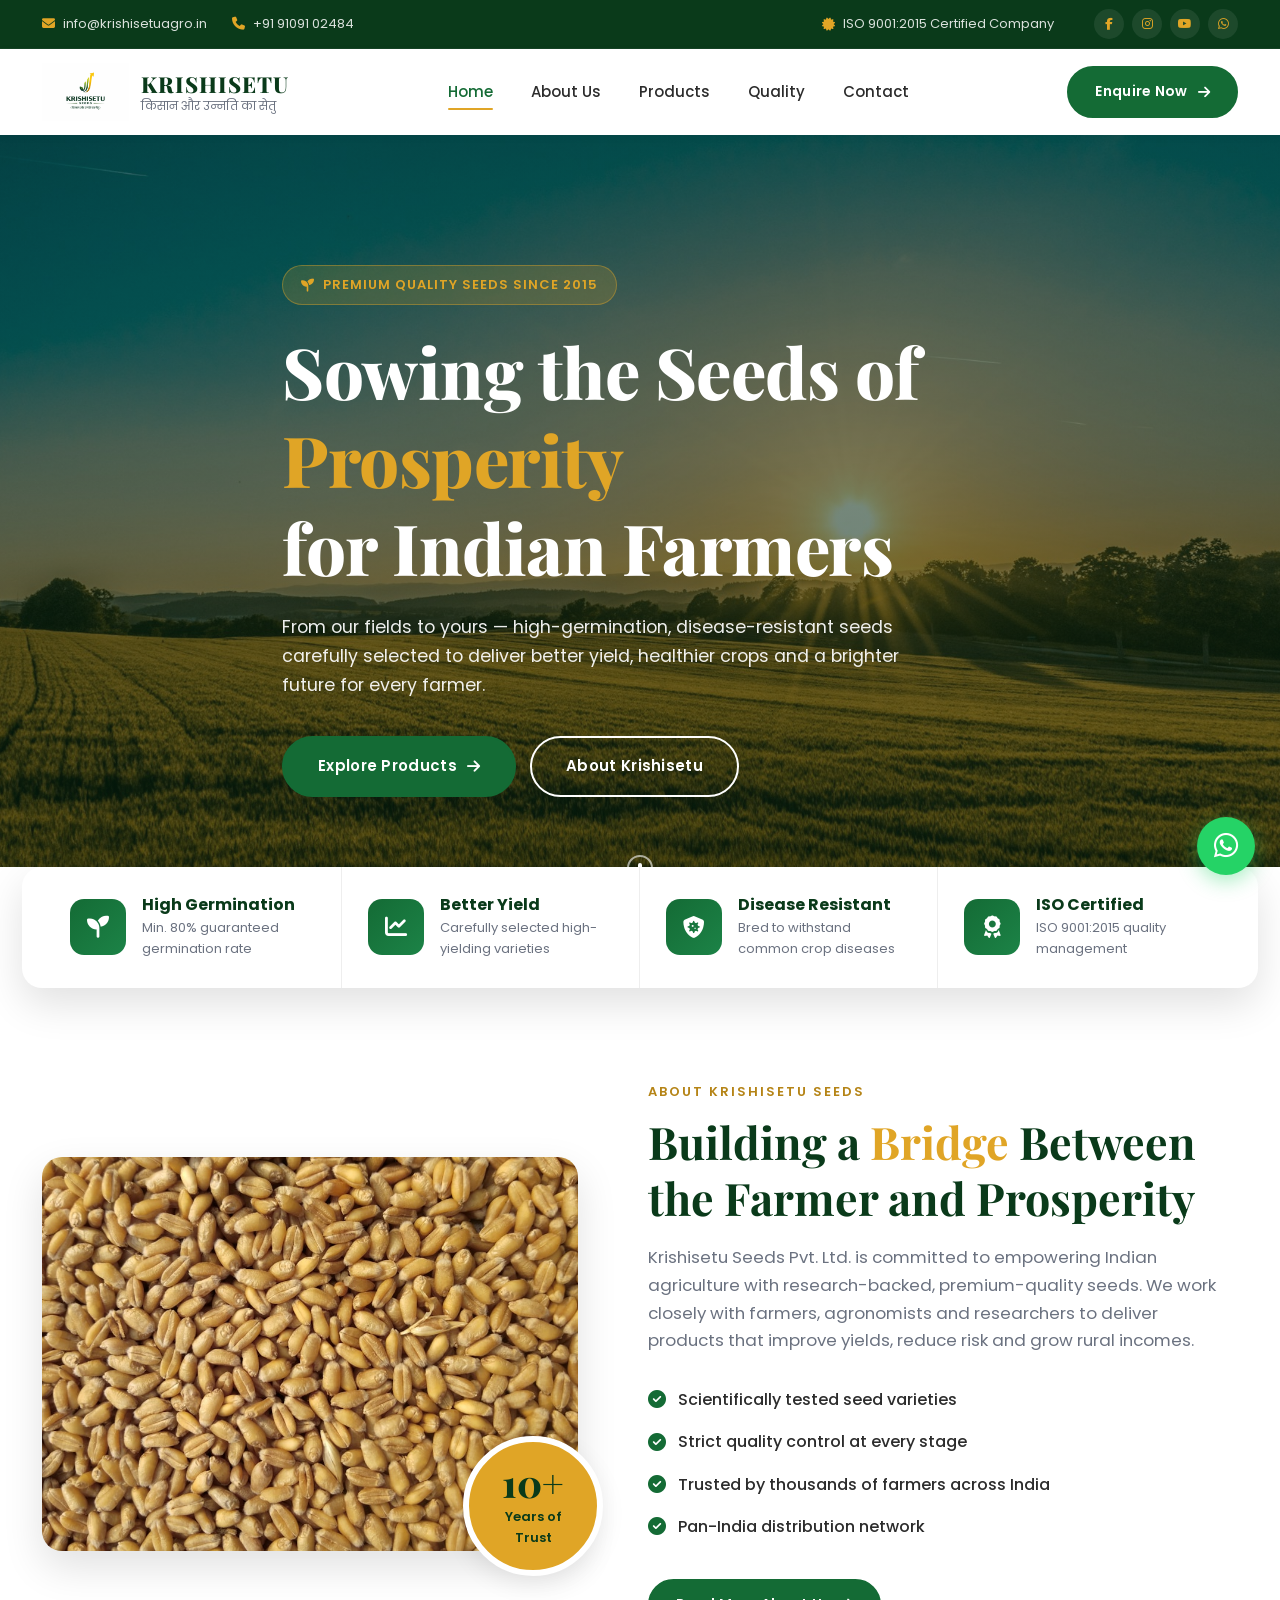
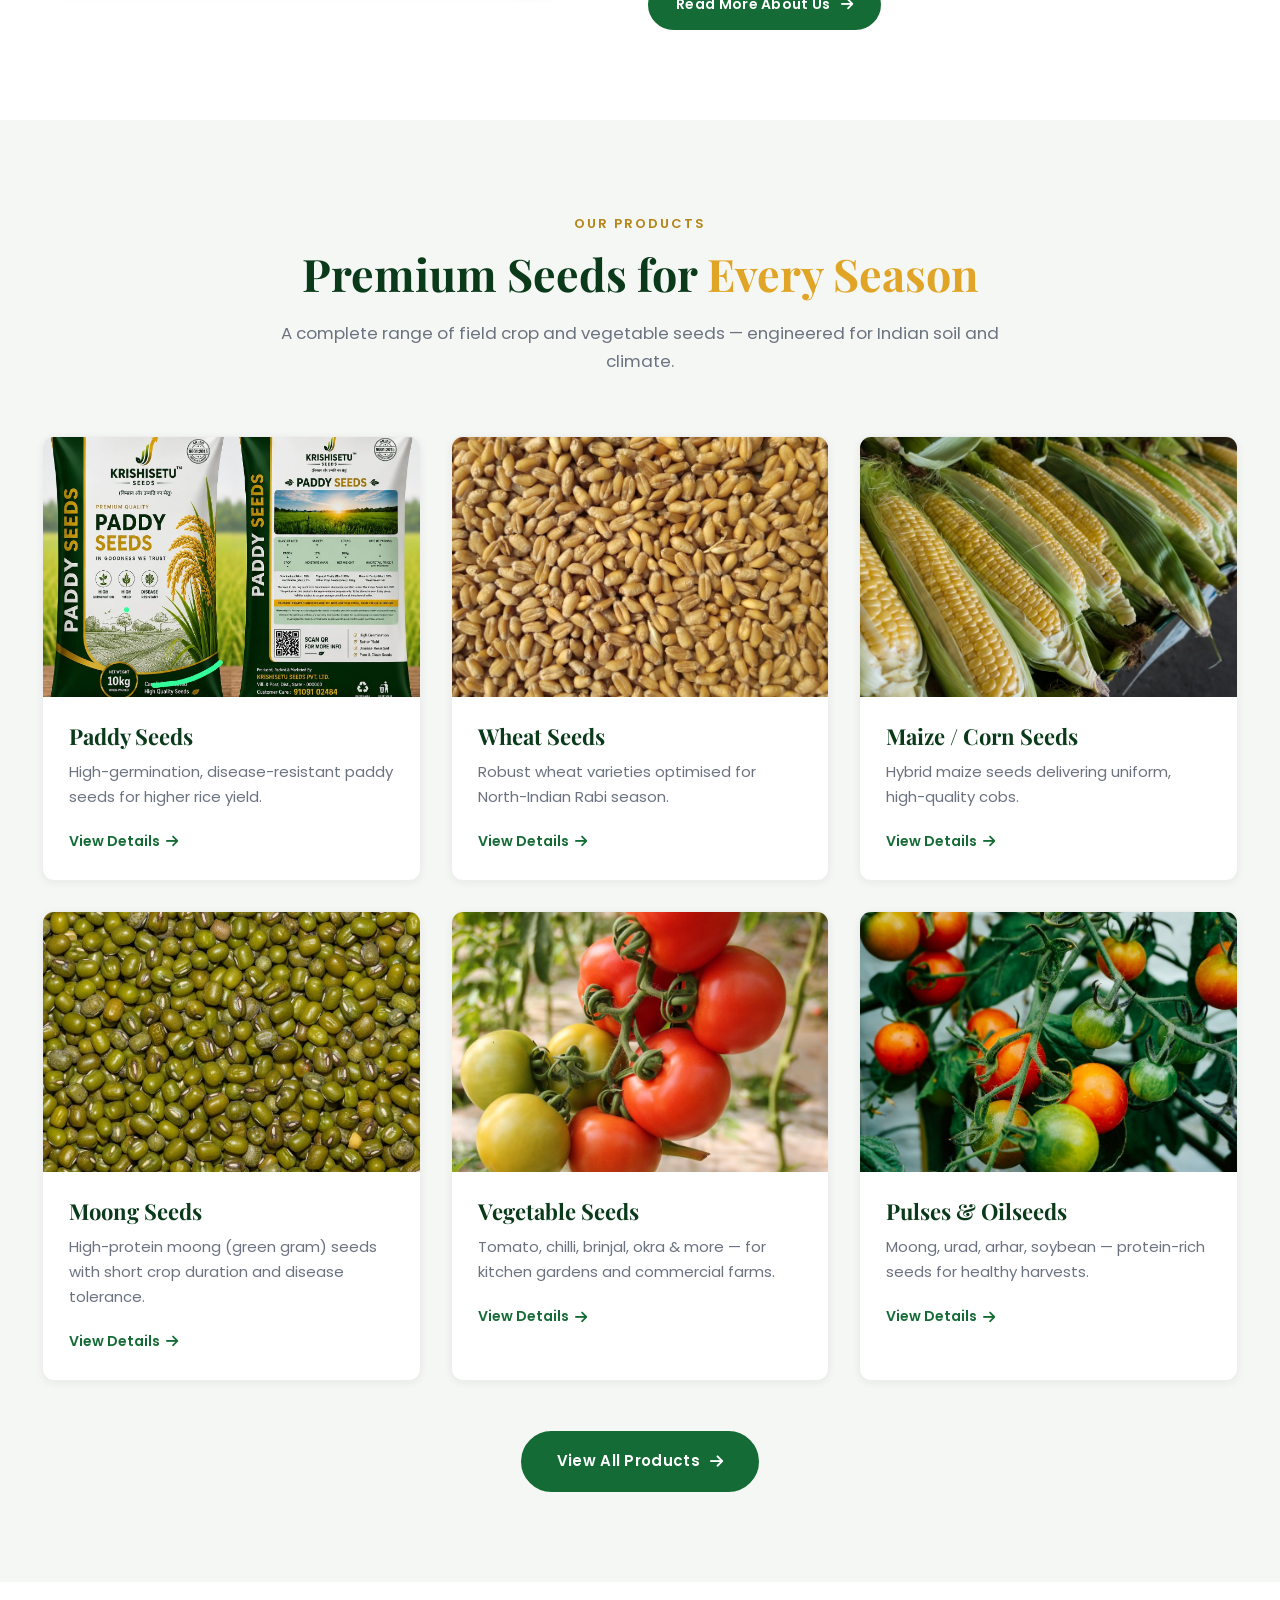
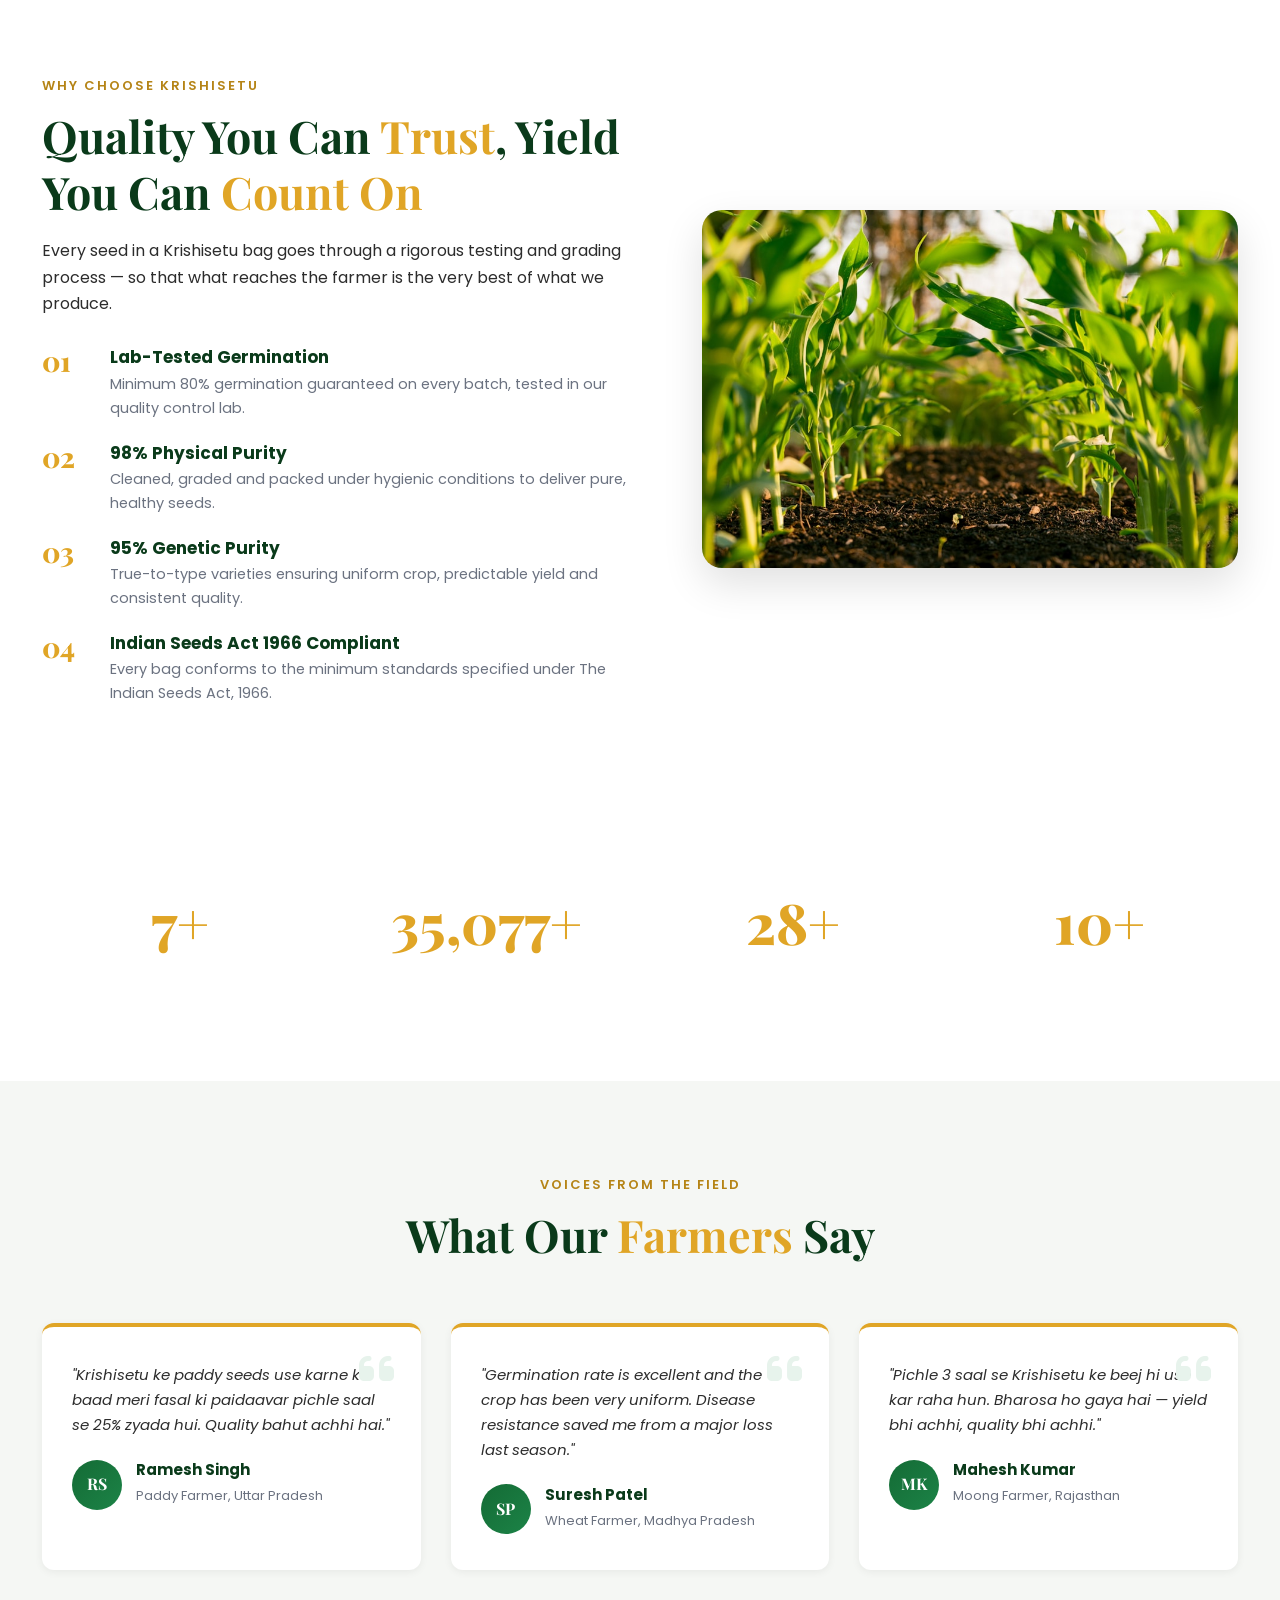
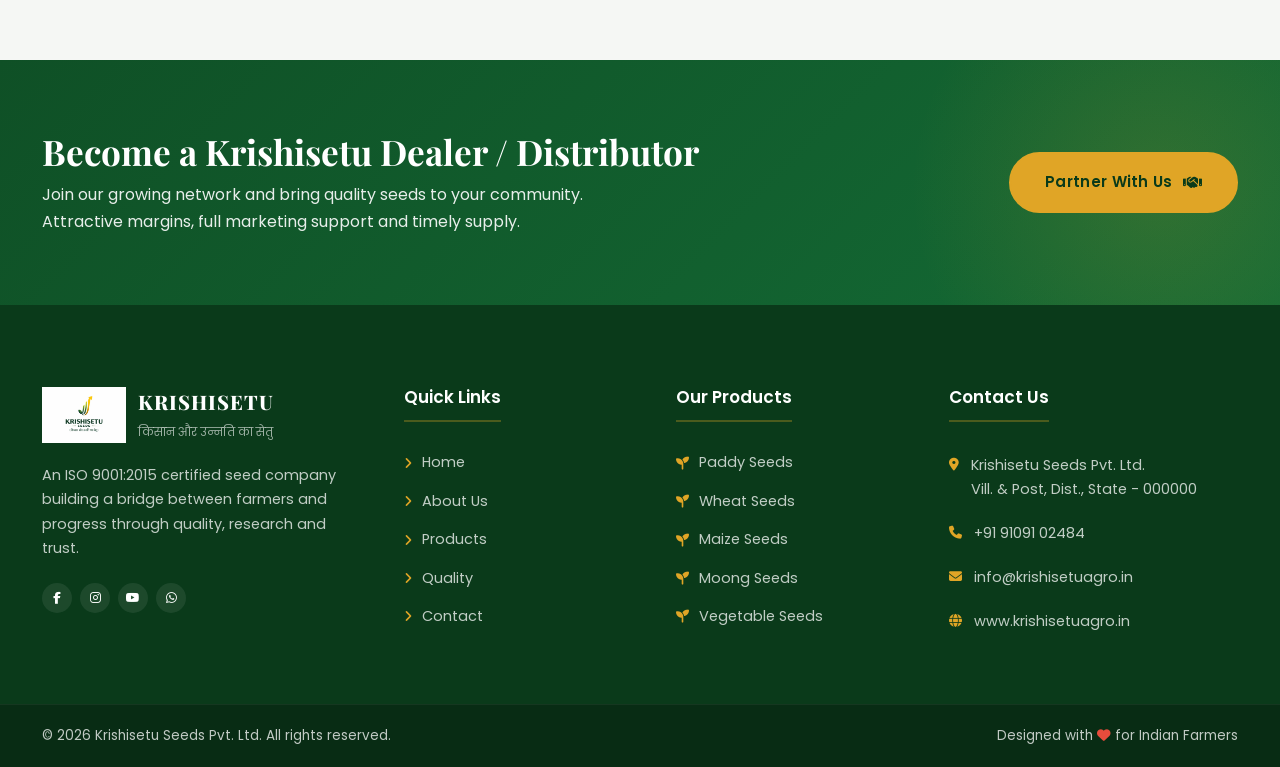
<file: index.html>
<!DOCTYPE html>
<html lang="en">
<head>
  <meta charset="UTF-8" />
  <meta name="viewport" content="width=device-width, initial-scale=1.0" />
  <title>Krishisetu Seeds — Premium Quality Paddy, Wheat & Vegetable Seeds</title>
  <meta name="description" content="Krishisetu Seeds Pvt. Ltd. — An ISO 9001:2015 certified company providing high-germination, disease-resistant paddy, wheat, maize, moong and vegetable seeds to farmers across India." />
  <link rel="icon" type="image/png" href="images/logo.png" />

  <!-- Google Fonts -->
  <link rel="preconnect" href="https://fonts.googleapis.com" />
  <link rel="preconnect" href="https://fonts.gstatic.com" crossorigin />
  <link href="https://fonts.googleapis.com/css2?family=Poppins:wght@300;400;500;600;700;800&family=Playfair+Display:wght@600;700;800&display=swap" rel="stylesheet" />

  <!-- Icons -->
  <link rel="stylesheet" href="https://cdnjs.cloudflare.com/ajax/libs/font-awesome/6.5.1/css/all.min.css" />

  <link rel="stylesheet" href="css/style.css" />
</head>
<body>

  <!-- ============== TOP BAR ============== -->
  <div class="topbar">
    <div class="container topbar-inner">
      <div class="topbar-left">
        <span><i class="fa-solid fa-envelope"></i> info@krishisetuagro.in</span>
        <span><i class="fa-solid fa-phone"></i> +91 91091 02484</span>
      </div>
      <div class="topbar-right">
        <span><i class="fa-solid fa-certificate"></i> ISO 9001:2015 Certified Company</span>
        <div class="social-icons">
          <a href="#" aria-label="Facebook"><i class="fa-brands fa-facebook-f"></i></a>
          <a href="#" aria-label="Instagram"><i class="fa-brands fa-instagram"></i></a>
          <a href="#" aria-label="YouTube"><i class="fa-brands fa-youtube"></i></a>
          <a href="#" aria-label="WhatsApp"><i class="fa-brands fa-whatsapp"></i></a>
        </div>
      </div>
    </div>
  </div>

  <!-- ============== HEADER / NAV ============== -->
  <header class="header">
    <div class="container header-inner">
      <a href="index.html" class="logo">
        <img src="images/logo.png" alt="Krishisetu Seeds" />
        <div class="logo-text">
          <span class="brand">KRISHISETU</span>
          <span class="tagline-hi">किसान और उन्नति का सेतु</span>
        </div>
      </a>

      <nav class="nav" id="nav">
        <ul>
          <li><a href="index.html" class="active">Home</a></li>
          <li><a href="about.html">About Us</a></li>
          <li><a href="products.html">Products</a></li>
          <li><a href="#quality">Quality</a></li>
          <li><a href="contact.html">Contact</a></li>
        </ul>
      </nav>

      <a href="contact.html" class="btn btn-primary nav-cta">Enquire Now <i class="fa-solid fa-arrow-right"></i></a>

      <button class="nav-toggle" id="navToggle" aria-label="Toggle navigation">
        <i class="fa-solid fa-bars"></i>
      </button>
    </div>
  </header>

  <!-- ============== HERO SLIDER ============== -->
  <section class="hero">
    <div class="hero-slide active" style="background-image: linear-gradient(rgba(7, 41, 18, 0.55), rgba(7, 41, 18, 0.55)), url('images/hero-bg.jpg');">
      <div class="container hero-content">
        <span class="hero-eyebrow"><i class="fa-solid fa-seedling"></i> Premium Quality Seeds Since 2015</span>
        <h1>Sowing the Seeds of <span class="accent">Prosperity</span><br/>for Indian Farmers</h1>
        <p>From our fields to yours — high-germination, disease-resistant seeds carefully selected to deliver better yield, healthier crops and a brighter future for every farmer.</p>
        <div class="hero-actions">
          <a href="products.html" class="btn btn-primary btn-lg">Explore Products <i class="fa-solid fa-arrow-right"></i></a>
          <a href="about.html" class="btn btn-outline btn-lg">About Krishisetu</a>
        </div>
      </div>
    </div>

    <!-- Decorative scroll cue -->
    <div class="scroll-cue"><span></span></div>
  </section>

  <!-- ============== FEATURE STRIP ============== -->
  <section class="feature-strip">
    <div class="container feature-grid">
      <div class="feature-item">
        <div class="feature-icon"><i class="fa-solid fa-seedling"></i></div>
        <div>
          <h4>High Germination</h4>
          <p>Min. 80% guaranteed germination rate</p>
        </div>
      </div>
      <div class="feature-item">
        <div class="feature-icon"><i class="fa-solid fa-chart-line"></i></div>
        <div>
          <h4>Better Yield</h4>
          <p>Carefully selected high-yielding varieties</p>
        </div>
      </div>
      <div class="feature-item">
        <div class="feature-icon"><i class="fa-solid fa-shield-virus"></i></div>
        <div>
          <h4>Disease Resistant</h4>
          <p>Bred to withstand common crop diseases</p>
        </div>
      </div>
      <div class="feature-item">
        <div class="feature-icon"><i class="fa-solid fa-award"></i></div>
        <div>
          <h4>ISO Certified</h4>
          <p>ISO 9001:2015 quality management</p>
        </div>
      </div>
    </div>
  </section>

  <!-- ============== ABOUT SECTION ============== -->
  <section class="about-section section">
    <div class="container about-grid">
      <div class="about-img">
        <img src="images/wheat.jpg" alt="Indian farmer in paddy field" />
        <div class="about-img-badge">
          <span class="badge-num">10+</span>
          <span class="badge-text">Years of<br/>Trust</span>
        </div>
      </div>

      <div class="about-content">
        <span class="section-eyebrow">About Krishisetu Seeds</span>
        <h2 class="section-title">Building a <span class="accent">Bridge</span> Between the Farmer and Prosperity</h2>
        <p class="lead">
          Krishisetu Seeds Pvt. Ltd. is committed to empowering Indian agriculture with research-backed, premium-quality seeds. We work closely with farmers, agronomists and researchers to deliver products that improve yields, reduce risk and grow rural incomes.
        </p>
        <ul class="check-list">
          <li><i class="fa-solid fa-circle-check"></i> Scientifically tested seed varieties</li>
          <li><i class="fa-solid fa-circle-check"></i> Strict quality control at every stage</li>
          <li><i class="fa-solid fa-circle-check"></i> Trusted by thousands of farmers across India</li>
          <li><i class="fa-solid fa-circle-check"></i> Pan-India distribution network</li>
        </ul>
        <a href="about.html" class="btn btn-primary">Read More About Us <i class="fa-solid fa-arrow-right"></i></a>
      </div>
    </div>
  </section>

  <!-- ============== PRODUCTS SECTION ============== -->
  <section class="products-section section section-alt" id="products">
    <div class="container">
      <div class="section-head center">
        <span class="section-eyebrow">Our Products</span>
        <h2 class="section-title">Premium Seeds for <span class="accent">Every Season</span></h2>
        <p>A complete range of field crop and vegetable seeds — engineered for Indian soil and climate.</p>
      </div>

      <div class="products-grid">
        <article class="product-card">
          <div class="product-img">
            <img src="images/paddy-bag.png" alt="Paddy Seeds" onerror="this.src='images/paddy-alt.jpg'" />
          </div>
          <div class="product-body">
            <h3>Paddy Seeds</h3>
            <p>High-germination, disease-resistant paddy seeds for higher rice yield.</p>
            <a href="products.html" class="product-link">View Details <i class="fa-solid fa-arrow-right"></i></a>
          </div>
        </article>

        <article class="product-card">
          <div class="product-img">
            <img src="images/wheat.jpg" alt="Wheat Seeds" />
          </div>
          <div class="product-body">
            <h3>Wheat Seeds</h3>
            <p>Robust wheat varieties optimised for North-Indian Rabi season.</p>
            <a href="products.html" class="product-link">View Details <i class="fa-solid fa-arrow-right"></i></a>
          </div>
        </article>

        <article class="product-card">
          <div class="product-img">
            <img src="images/maize.jpg" alt="Maize Seeds" />
          </div>
          <div class="product-body">
            <h3>Maize / Corn Seeds</h3>
            <p>Hybrid maize seeds delivering uniform, high-quality cobs.</p>
            <a href="products.html" class="product-link">View Details <i class="fa-solid fa-arrow-right"></i></a>
          </div>
        </article>

        <article class="product-card">
          <div class="product-img">
            <img src="images/moong.jpg" alt="Moong Seeds" />
          </div>
          <div class="product-body">
            <h3>Moong Seeds</h3>
            <p>High-protein moong (green gram) seeds with short crop duration and disease tolerance.</p>
            <a href="products.html" class="product-link">View Details <i class="fa-solid fa-arrow-right"></i></a>
          </div>
        </article>

        <article class="product-card">
          <div class="product-img">
            <img src="images/vegetables.jpg" alt="Vegetable Seeds" />
          </div>
          <div class="product-body">
            <h3>Vegetable Seeds</h3>
            <p>Tomato, chilli, brinjal, okra & more — for kitchen gardens and commercial farms.</p>
            <a href="products.html" class="product-link">View Details <i class="fa-solid fa-arrow-right"></i></a>
          </div>
        </article>

        <article class="product-card">
          <div class="product-img">
            <img src="images/pulses.jpg" alt="Pulses Seeds" />
          </div>
          <div class="product-body">
            <h3>Pulses & Oilseeds</h3>
            <p>Moong, urad, arhar, soybean — protein-rich seeds for healthy harvests.</p>
            <a href="products.html" class="product-link">View Details <i class="fa-solid fa-arrow-right"></i></a>
          </div>
        </article>
      </div>

      <div class="center mt-50">
        <a href="products.html" class="btn btn-primary btn-lg">View All Products <i class="fa-solid fa-arrow-right"></i></a>
      </div>
    </div>
  </section>

  <!-- ============== WHY US (Quality) ============== -->
  <section class="why-section section" id="quality">
    <div class="container why-grid">
      <div class="why-content">
        <span class="section-eyebrow">Why Choose Krishisetu</span>
        <h2 class="section-title">Quality You Can <span class="accent">Trust</span>, Yield You Can <span class="accent">Count On</span></h2>
        <p>Every seed in a Krishisetu bag goes through a rigorous testing and grading process — so that what reaches the farmer is the very best of what we produce.</p>

        <div class="why-list">
          <div class="why-item">
            <div class="why-num">01</div>
            <div>
              <h4>Lab-Tested Germination</h4>
              <p>Minimum 80% germination guaranteed on every batch, tested in our quality control lab.</p>
            </div>
          </div>
          <div class="why-item">
            <div class="why-num">02</div>
            <div>
              <h4>98% Physical Purity</h4>
              <p>Cleaned, graded and packed under hygienic conditions to deliver pure, healthy seeds.</p>
            </div>
          </div>
          <div class="why-item">
            <div class="why-num">03</div>
            <div>
              <h4>95% Genetic Purity</h4>
              <p>True-to-type varieties ensuring uniform crop, predictable yield and consistent quality.</p>
            </div>
          </div>
          <div class="why-item">
            <div class="why-num">04</div>
            <div>
              <h4>Indian Seeds Act 1966 Compliant</h4>
              <p>Every bag conforms to the minimum standards specified under The Indian Seeds Act, 1966.</p>
            </div>
          </div>
        </div>
      </div>

      <div class="why-img">
        <img src="images/quality.jpg" alt="Quality testing of seeds" />
      </div>
    </div>
  </section>

  <!-- ============== STATS / COUNTER ============== -->
  <section class="stats-section" style="background-image: linear-gradient(rgba(7, 41, 18, 0.85), rgba(7, 41, 18, 0.85)), url('images/field-bg.jpg');">
    <div class="container stats-grid">
      <div class="stat-item">
        <div class="stat-num" data-target="10">0</div>
        <div class="stat-label">Years of Excellence</div>
      </div>
      <div class="stat-item">
        <div class="stat-num" data-target="50000">0</div>
        <div class="stat-label">Happy Farmers</div>
      </div>
      <div class="stat-item">
        <div class="stat-num" data-target="40">0</div>
        <div class="stat-label">Seed Varieties</div>
      </div>
      <div class="stat-item">
        <div class="stat-num" data-target="15">0</div>
        <div class="stat-label">States Served</div>
      </div>
    </div>
  </section>

  <!-- ============== TESTIMONIALS ============== -->
  <section class="testimonials section section-alt">
    <div class="container">
      <div class="section-head center">
        <span class="section-eyebrow">Voices from the Field</span>
        <h2 class="section-title">What Our <span class="accent">Farmers</span> Say</h2>
      </div>

      <div class="testimonial-grid">
        <div class="testimonial-card">
          <i class="fa-solid fa-quote-left quote"></i>
          <p>"Krishisetu ke paddy seeds use karne ke baad meri fasal ki paidaavar pichle saal se 25% zyada hui. Quality bahut achhi hai."</p>
          <div class="testi-author">
            <div class="testi-avatar">RS</div>
            <div>
              <h5>Ramesh Singh</h5>
              <span>Paddy Farmer, Uttar Pradesh</span>
            </div>
          </div>
        </div>

        <div class="testimonial-card">
          <i class="fa-solid fa-quote-left quote"></i>
          <p>"Germination rate is excellent and the crop has been very uniform. Disease resistance saved me from a major loss last season."</p>
          <div class="testi-author">
            <div class="testi-avatar">SP</div>
            <div>
              <h5>Suresh Patel</h5>
              <span>Wheat Farmer, Madhya Pradesh</span>
            </div>
          </div>
        </div>

        <div class="testimonial-card">
          <i class="fa-solid fa-quote-left quote"></i>
          <p>"Pichle 3 saal se Krishisetu ke beej hi use kar raha hun. Bhar­osa ho gaya hai — yield bhi achhi, quality bhi achhi."</p>
          <div class="testi-author">
            <div class="testi-avatar">MK</div>
            <div>
              <h5>Mahesh Kumar</h5>
              <span>Moong Farmer, Rajasthan</span>
            </div>
          </div>
        </div>
      </div>
    </div>
  </section>

  <!-- ============== CTA ============== -->
  <section class="cta-section">
    <div class="container cta-inner">
      <div>
        <h2>Become a Krishisetu Dealer / Distributor</h2>
        <p>Join our growing network and bring quality seeds to your community. Attractive margins, full marketing support and timely supply.</p>
      </div>
      <a href="contact.html" class="btn btn-gold btn-lg">Partner With Us <i class="fa-solid fa-handshake"></i></a>
    </div>
  </section>

  <!-- ============== FOOTER ============== -->
  <footer class="footer">
    <div class="container footer-grid">
      <div class="footer-col">
        <a href="index.html" class="footer-logo">
          <img src="images/logo.png" alt="Krishisetu Seeds" />
          <div>
            <span class="brand">KRISHISETU</span>
            <span class="tagline-hi">किसान और उन्नति का सेतु</span>
          </div>
        </a>
        <p class="footer-about">An ISO 9001:2015 certified seed company building a bridge between farmers and progress through quality, research and trust.</p>
        <div class="social-icons">
          <a href="#" aria-label="Facebook"><i class="fa-brands fa-facebook-f"></i></a>
          <a href="#" aria-label="Instagram"><i class="fa-brands fa-instagram"></i></a>
          <a href="#" aria-label="YouTube"><i class="fa-brands fa-youtube"></i></a>
          <a href="#" aria-label="WhatsApp"><i class="fa-brands fa-whatsapp"></i></a>
        </div>
      </div>

      <div class="footer-col">
        <h4>Quick Links</h4>
        <ul>
          <li><a href="index.html"><i class="fa-solid fa-angle-right"></i> Home</a></li>
          <li><a href="about.html"><i class="fa-solid fa-angle-right"></i> About Us</a></li>
          <li><a href="products.html"><i class="fa-solid fa-angle-right"></i> Products</a></li>
          <li><a href="#quality"><i class="fa-solid fa-angle-right"></i> Quality</a></li>
          <li><a href="contact.html"><i class="fa-solid fa-angle-right"></i> Contact</a></li>
        </ul>
      </div>

      <div class="footer-col">
        <h4>Our Products</h4>
        <ul>
          <li><a href="products.html"><i class="fa-solid fa-seedling"></i> Paddy Seeds</a></li>
          <li><a href="products.html"><i class="fa-solid fa-seedling"></i> Wheat Seeds</a></li>
          <li><a href="products.html"><i class="fa-solid fa-seedling"></i> Maize Seeds</a></li>
          <li><a href="products.html"><i class="fa-solid fa-seedling"></i> Moong Seeds</a></li>
          <li><a href="products.html"><i class="fa-solid fa-seedling"></i> Vegetable Seeds</a></li>
        </ul>
      </div>

      <div class="footer-col">
        <h4>Contact Us</h4>
        <ul class="contact-list">
          <li><i class="fa-solid fa-location-dot"></i><span>Krishisetu Seeds Pvt. Ltd.<br/>Vill. & Post, Dist., State - 000000</span></li>
          <li><i class="fa-solid fa-phone"></i><a href="tel:+919109102484">+91 91091 02484</a></li>
          <li><i class="fa-solid fa-envelope"></i><a href="mailto:info@krishisetuagro.in">info@krishisetuagro.in</a></li>
          <li><i class="fa-solid fa-globe"></i><a href="https://www.krishisetuagro.in" target="_blank">www.krishisetuagro.in</a></li>
        </ul>
      </div>
    </div>

    <div class="footer-bottom">
      <div class="container footer-bottom-inner">
        <p>© <span id="year"></span> Krishisetu Seeds Pvt. Ltd. All rights reserved.</p>
        <p>Designed with <i class="fa-solid fa-heart" style="color:#e74c3c"></i> for Indian Farmers</p>
      </div>
    </div>
  </footer>

  <!-- WhatsApp Floating Button -->
  <a href="https://wa.me/919109102484" class="whatsapp-float" target="_blank" aria-label="Chat on WhatsApp">
    <i class="fa-brands fa-whatsapp"></i>
  </a>

  <script src="js/script.js"></script>
</body>
</html>
</file>
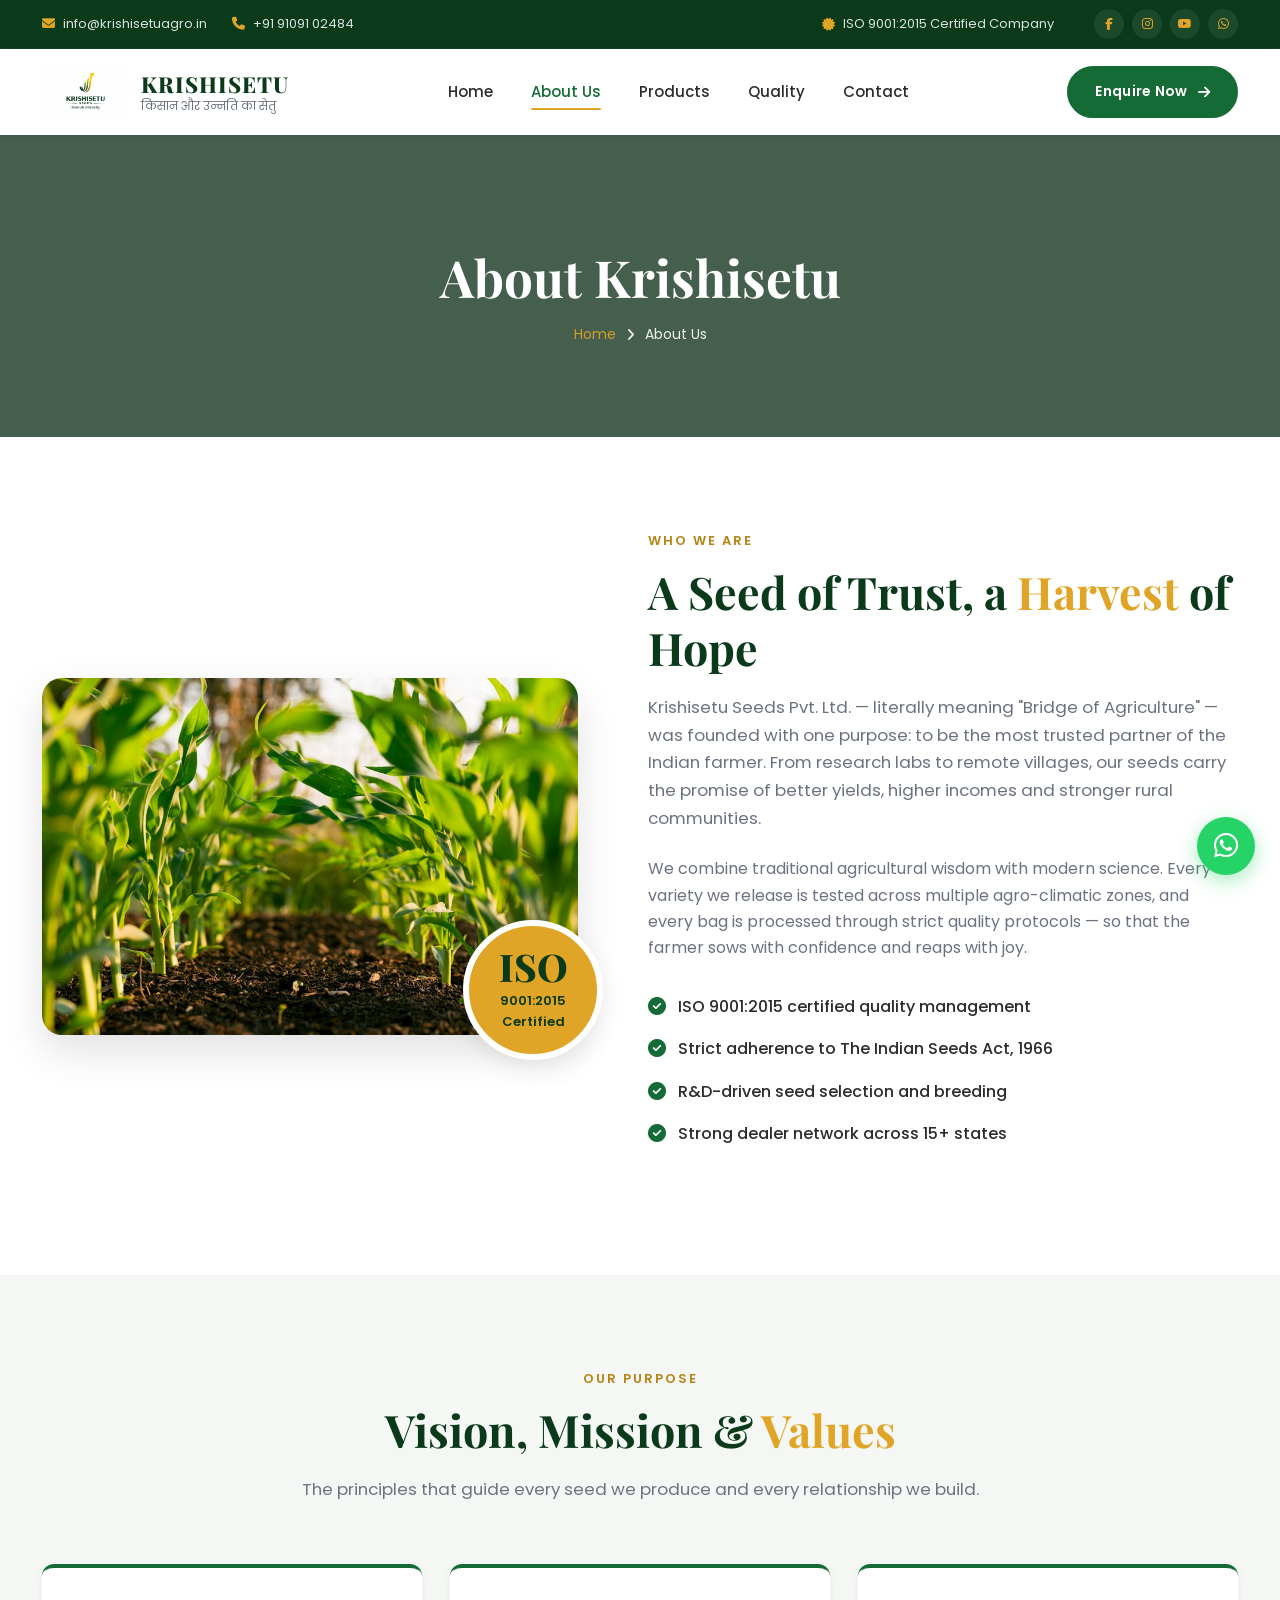
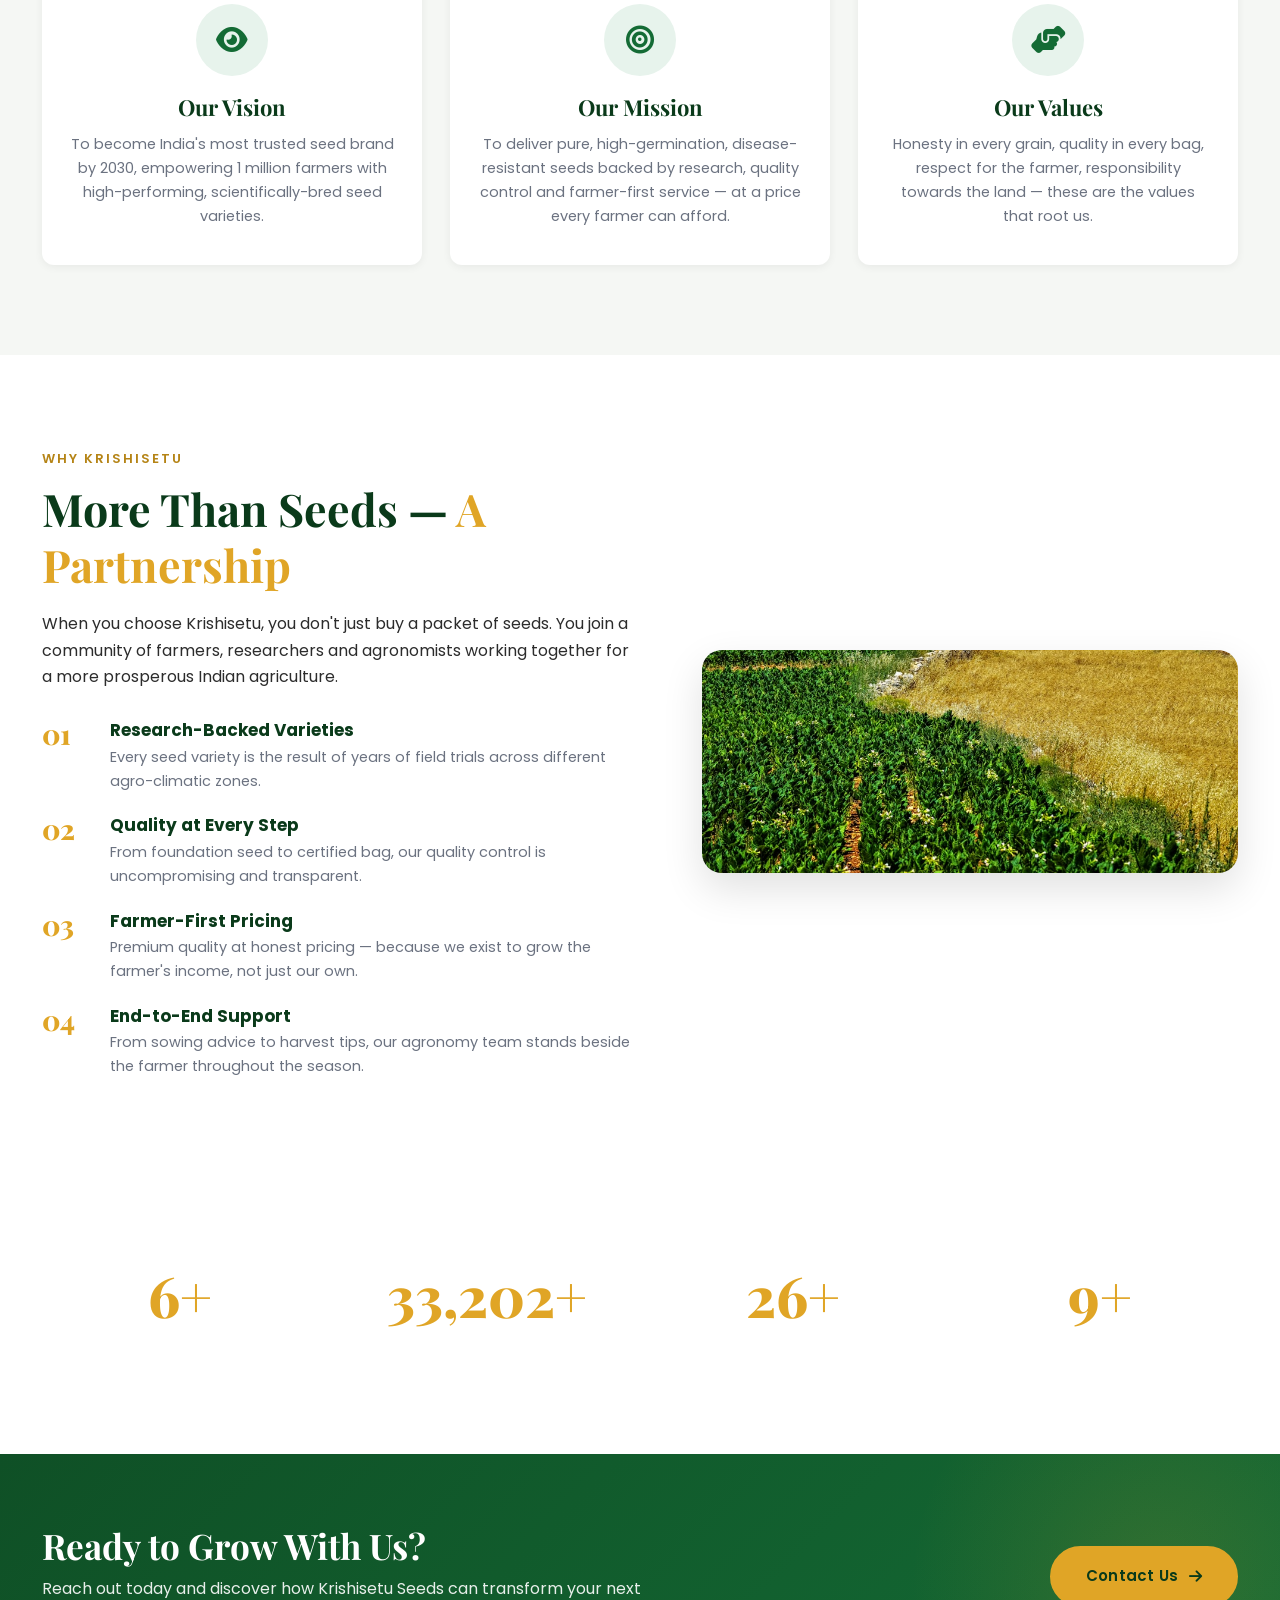
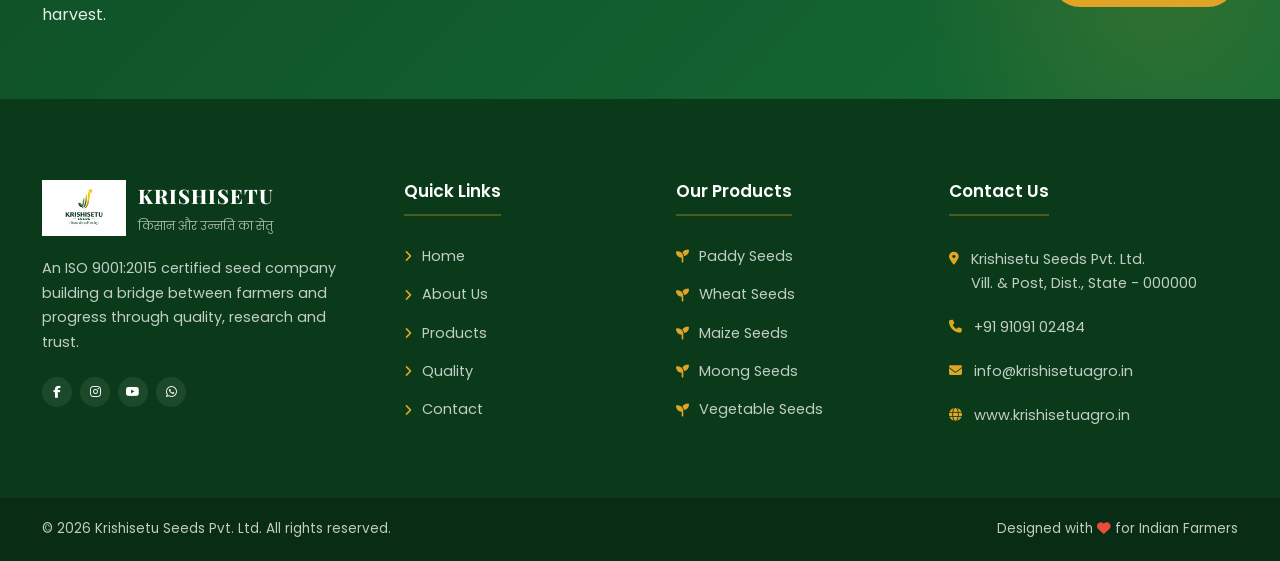
<file: about.html>
<!DOCTYPE html>
<html lang="en">
<head>
  <meta charset="UTF-8" />
  <meta name="viewport" content="width=device-width, initial-scale=1.0" />
  <title>About Us — Krishisetu Seeds</title>
  <meta name="description" content="Learn about Krishisetu Seeds Pvt. Ltd. — our mission, vision, values and commitment to Indian farmers." />
  <link rel="icon" type="image/png" href="images/logo.png" />
  <link rel="preconnect" href="https://fonts.googleapis.com" />
  <link rel="preconnect" href="https://fonts.gstatic.com" crossorigin />
  <link href="https://fonts.googleapis.com/css2?family=Poppins:wght@300;400;500;600;700;800&family=Playfair+Display:wght@600;700;800&display=swap" rel="stylesheet" />
  <link rel="stylesheet" href="https://cdnjs.cloudflare.com/ajax/libs/font-awesome/6.5.1/css/all.min.css" />
  <link rel="stylesheet" href="css/style.css" />
</head>
<body class="about-page">

  <!-- TOP BAR -->
  <div class="topbar">
    <div class="container topbar-inner">
      <div class="topbar-left">
        <span><i class="fa-solid fa-envelope"></i> info@krishisetuagro.in</span>
        <span><i class="fa-solid fa-phone"></i> +91 91091 02484</span>
      </div>
      <div class="topbar-right">
        <span><i class="fa-solid fa-certificate"></i> ISO 9001:2015 Certified Company</span>
        <div class="social-icons">
          <a href="#"><i class="fa-brands fa-facebook-f"></i></a>
          <a href="#"><i class="fa-brands fa-instagram"></i></a>
          <a href="#"><i class="fa-brands fa-youtube"></i></a>
          <a href="#"><i class="fa-brands fa-whatsapp"></i></a>
        </div>
      </div>
    </div>
  </div>

  <!-- HEADER -->
  <header class="header">
    <div class="container header-inner">
      <a href="index.html" class="logo">
        <img src="images/logo.png" alt="Krishisetu Seeds" />
        <div class="logo-text">
          <span class="brand">KRISHISETU</span>
          <span class="tagline-hi">किसान और उन्नति का सेतु</span>
        </div>
      </a>
      <nav class="nav" id="nav">
        <ul>
          <li><a href="index.html">Home</a></li>
          <li><a href="about.html" class="active">About Us</a></li>
          <li><a href="products.html">Products</a></li>
          <li><a href="index.html#quality">Quality</a></li>
          <li><a href="contact.html">Contact</a></li>
        </ul>
      </nav>
      <a href="contact.html" class="btn btn-primary nav-cta">Enquire Now <i class="fa-solid fa-arrow-right"></i></a>
      <button class="nav-toggle" id="navToggle"><i class="fa-solid fa-bars"></i></button>
    </div>
  </header>

  <!-- PAGE BANNER -->
  <section class="page-banner">
    <div class="container">
      <h1>About Krishisetu</h1>
      <div class="breadcrumb"><a href="index.html">Home</a> <i class="fa-solid fa-angle-right"></i> About Us</div>
    </div>
  </section>

  <!-- ABOUT -->
  <section class="about-section section">
    <div class="container about-grid">
      <div class="about-img">
        <img src="images/quality.jpg" alt="Krishisetu Seeds quality" />
        <div class="about-img-badge">
          <span class="badge-num">ISO</span>
          <span class="badge-text">9001:2015<br/>Certified</span>
        </div>
      </div>

      <div class="about-content">
        <span class="section-eyebrow">Who We Are</span>
        <h2 class="section-title">A Seed of Trust, a <span class="accent">Harvest</span> of Hope</h2>
        <p class="lead">
          Krishisetu Seeds Pvt. Ltd. — literally meaning "Bridge of Agriculture" — was founded with one purpose: to be the most trusted partner of the Indian farmer. From research labs to remote villages, our seeds carry the promise of better yields, higher incomes and stronger rural communities.
        </p>
        <p style="color:var(--muted); margin-bottom:24px;">
          We combine traditional agricultural wisdom with modern science. Every variety we release is tested across multiple agro-climatic zones, and every bag is processed through strict quality protocols — so that the farmer sows with confidence and reaps with joy.
        </p>
        <ul class="check-list">
          <li><i class="fa-solid fa-circle-check"></i> ISO 9001:2015 certified quality management</li>
          <li><i class="fa-solid fa-circle-check"></i> Strict adherence to The Indian Seeds Act, 1966</li>
          <li><i class="fa-solid fa-circle-check"></i> R&D-driven seed selection and breeding</li>
          <li><i class="fa-solid fa-circle-check"></i> Strong dealer network across 15+ states</li>
        </ul>
      </div>
    </div>
  </section>

  <!-- VISION / MISSION / VALUES -->
  <section class="section section-alt">
    <div class="container">
      <div class="section-head center">
        <span class="section-eyebrow">Our Purpose</span>
        <h2 class="section-title">Vision, Mission &amp; <span class="accent">Values</span></h2>
        <p>The principles that guide every seed we produce and every relationship we build.</p>
      </div>

      <div class="vision-mission">
        <div class="vm-card">
          <div class="vm-icon"><i class="fa-solid fa-eye"></i></div>
          <h3>Our Vision</h3>
          <p>To become India's most trusted seed brand by 2030, empowering 1 million farmers with high-performing, scientifically-bred seed varieties.</p>
        </div>
        <div class="vm-card">
          <div class="vm-icon"><i class="fa-solid fa-bullseye"></i></div>
          <h3>Our Mission</h3>
          <p>To deliver pure, high-germination, disease-resistant seeds backed by research, quality control and farmer-first service — at a price every farmer can afford.</p>
        </div>
        <div class="vm-card">
          <div class="vm-icon"><i class="fa-solid fa-handshake-angle"></i></div>
          <h3>Our Values</h3>
          <p>Honesty in every grain, quality in every bag, respect for the farmer, responsibility towards the land — these are the values that root us.</p>
        </div>
      </div>
    </div>
  </section>

  <!-- WHY US -->
  <section class="why-section section">
    <div class="container why-grid">
      <div class="why-content">
        <span class="section-eyebrow">Why Krishisetu</span>
        <h2 class="section-title">More Than Seeds — <span class="accent">A Partnership</span></h2>
        <p>When you choose Krishisetu, you don't just buy a packet of seeds. You join a community of farmers, researchers and agronomists working together for a more prosperous Indian agriculture.</p>

        <div class="why-list">
          <div class="why-item">
            <div class="why-num">01</div>
            <div>
              <h4>Research-Backed Varieties</h4>
              <p>Every seed variety is the result of years of field trials across different agro-climatic zones.</p>
            </div>
          </div>
          <div class="why-item">
            <div class="why-num">02</div>
            <div>
              <h4>Quality at Every Step</h4>
              <p>From foundation seed to certified bag, our quality control is uncompromising and transparent.</p>
            </div>
          </div>
          <div class="why-item">
            <div class="why-num">03</div>
            <div>
              <h4>Farmer-First Pricing</h4>
              <p>Premium quality at honest pricing — because we exist to grow the farmer's income, not just our own.</p>
            </div>
          </div>
          <div class="why-item">
            <div class="why-num">04</div>
            <div>
              <h4>End-to-End Support</h4>
              <p>From sowing advice to harvest tips, our agronomy team stands beside the farmer throughout the season.</p>
            </div>
          </div>
        </div>
      </div>

      <div class="why-img">
        <img src="images/farmer-seeds.jpg" alt="Farmer holding seeds" />
      </div>
    </div>
  </section>

  <!-- STATS -->
  <section class="stats-section" style="background-image: linear-gradient(rgba(7, 41, 18, 0.85), rgba(7, 41, 18, 0.85)), url('images/field-bg.jpg');">
    <div class="container stats-grid">
      <div class="stat-item"><div class="stat-num" data-target="10">0</div><div class="stat-label">Years of Excellence</div></div>
      <div class="stat-item"><div class="stat-num" data-target="50000">0</div><div class="stat-label">Happy Farmers</div></div>
      <div class="stat-item"><div class="stat-num" data-target="40">0</div><div class="stat-label">Seed Varieties</div></div>
      <div class="stat-item"><div class="stat-num" data-target="15">0</div><div class="stat-label">States Served</div></div>
    </div>
  </section>

  <!-- CTA -->
  <section class="cta-section">
    <div class="container cta-inner">
      <div>
        <h2>Ready to Grow With Us?</h2>
        <p>Reach out today and discover how Krishisetu Seeds can transform your next harvest.</p>
      </div>
      <a href="contact.html" class="btn btn-gold btn-lg">Contact Us <i class="fa-solid fa-arrow-right"></i></a>
    </div>
  </section>

  <!-- FOOTER -->
  <footer class="footer">
    <div class="container footer-grid">
      <div class="footer-col">
        <a href="index.html" class="footer-logo">
          <img src="images/logo.png" alt="Krishisetu Seeds" />
          <div>
            <span class="brand">KRISHISETU</span>
            <span class="tagline-hi">किसान और उन्नति का सेतु</span>
          </div>
        </a>
        <p class="footer-about">An ISO 9001:2015 certified seed company building a bridge between farmers and progress through quality, research and trust.</p>
        <div class="social-icons">
          <a href="#"><i class="fa-brands fa-facebook-f"></i></a>
          <a href="#"><i class="fa-brands fa-instagram"></i></a>
          <a href="#"><i class="fa-brands fa-youtube"></i></a>
          <a href="#"><i class="fa-brands fa-whatsapp"></i></a>
        </div>
      </div>
      <div class="footer-col">
        <h4>Quick Links</h4>
        <ul>
          <li><a href="index.html"><i class="fa-solid fa-angle-right"></i> Home</a></li>
          <li><a href="about.html"><i class="fa-solid fa-angle-right"></i> About Us</a></li>
          <li><a href="products.html"><i class="fa-solid fa-angle-right"></i> Products</a></li>
          <li><a href="index.html#quality"><i class="fa-solid fa-angle-right"></i> Quality</a></li>
          <li><a href="contact.html"><i class="fa-solid fa-angle-right"></i> Contact</a></li>
        </ul>
      </div>
      <div class="footer-col">
        <h4>Our Products</h4>
        <ul>
          <li><a href="products.html"><i class="fa-solid fa-seedling"></i> Paddy Seeds</a></li>
          <li><a href="products.html"><i class="fa-solid fa-seedling"></i> Wheat Seeds</a></li>
          <li><a href="products.html"><i class="fa-solid fa-seedling"></i> Maize Seeds</a></li>
          <li><a href="products.html"><i class="fa-solid fa-seedling"></i> Moong Seeds</a></li>
          <li><a href="products.html"><i class="fa-solid fa-seedling"></i> Vegetable Seeds</a></li>
        </ul>
      </div>
      <div class="footer-col">
        <h4>Contact Us</h4>
        <ul class="contact-list">
          <li><i class="fa-solid fa-location-dot"></i><span>Krishisetu Seeds Pvt. Ltd.<br/>Vill. & Post, Dist., State - 000000</span></li>
          <li><i class="fa-solid fa-phone"></i><a href="tel:+919109102484">+91 91091 02484</a></li>
          <li><i class="fa-solid fa-envelope"></i><a href="mailto:info@krishisetuagro.in">info@krishisetuagro.in</a></li>
          <li><i class="fa-solid fa-globe"></i><a href="https://www.krishisetuagro.in" target="_blank">www.krishisetuagro.in</a></li>
        </ul>
      </div>
    </div>
    <div class="footer-bottom">
      <div class="container footer-bottom-inner">
        <p>© <span id="year"></span> Krishisetu Seeds Pvt. Ltd. All rights reserved.</p>
        <p>Designed with <i class="fa-solid fa-heart" style="color:#e74c3c"></i> for Indian Farmers</p>
      </div>
    </div>
  </footer>

  <a href="https://wa.me/919109102484" class="whatsapp-float" target="_blank" aria-label="Chat on WhatsApp">
    <i class="fa-brands fa-whatsapp"></i>
  </a>

  <script src="js/script.js"></script>
</body>
</html>
</file>
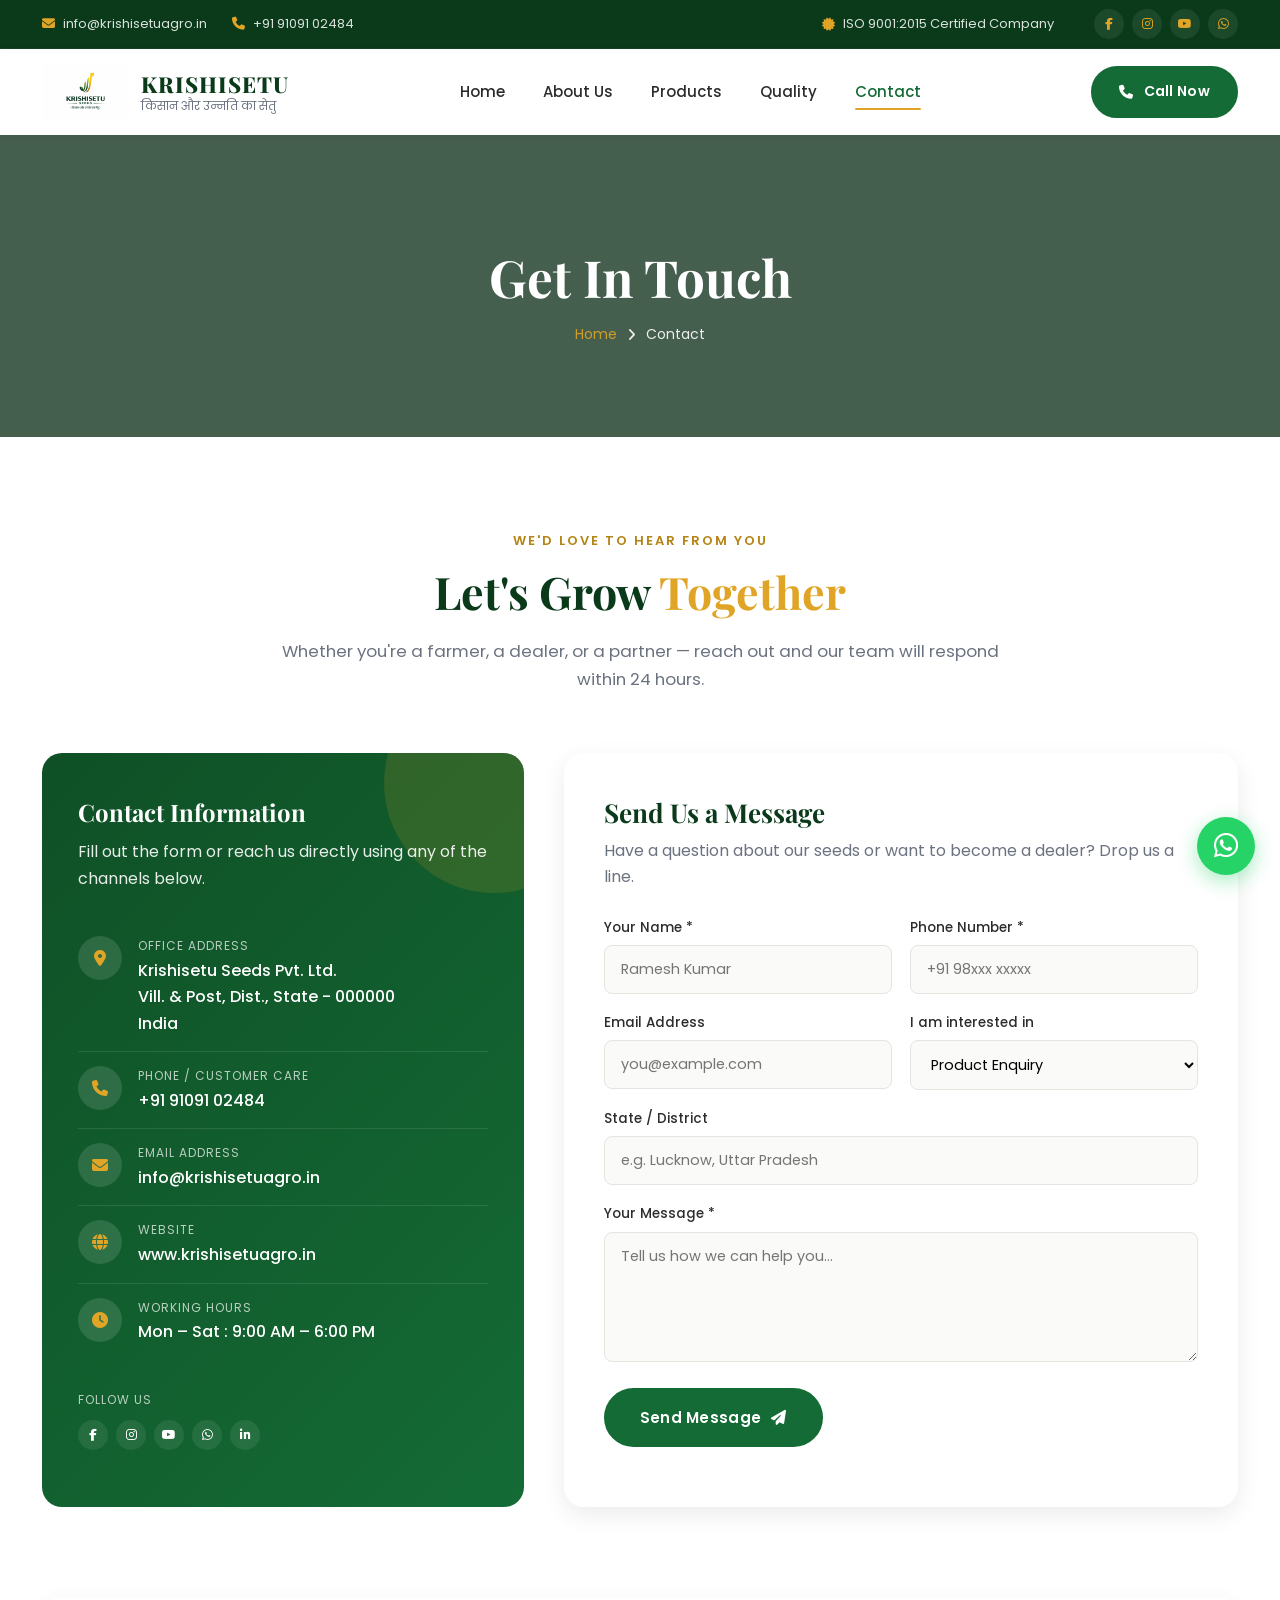
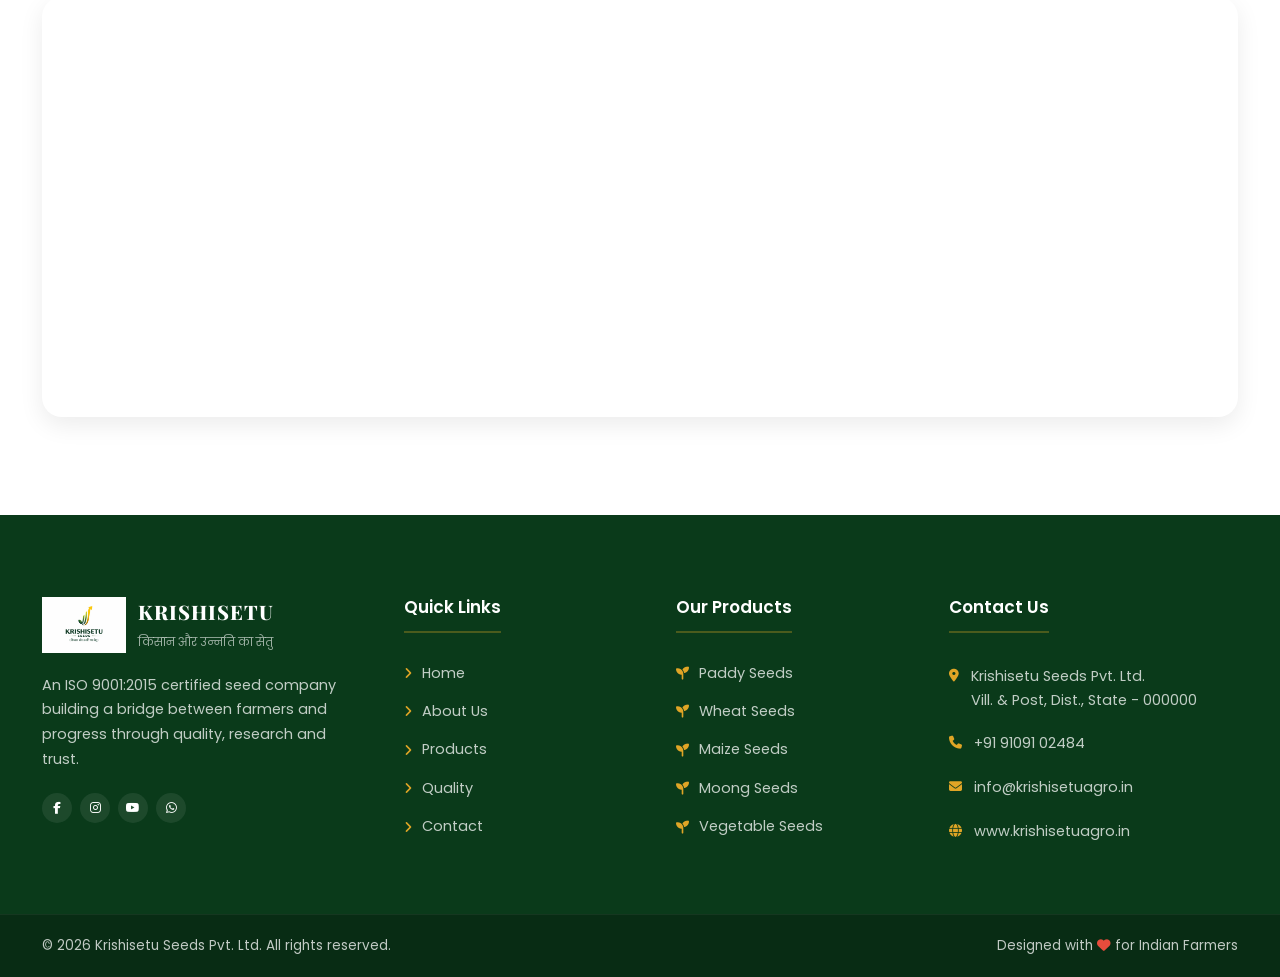
<file: contact.html>
<!DOCTYPE html>
<html lang="en">
<head>
  <meta charset="UTF-8" />
  <meta name="viewport" content="width=device-width, initial-scale=1.0" />
  <title>Contact Us — Krishisetu Seeds</title>
  <meta name="description" content="Get in touch with Krishisetu Seeds Pvt. Ltd. — for product enquiries, dealership opportunities or general support." />
  <link rel="icon" type="image/png" href="images/logo.png" />
  <link rel="preconnect" href="https://fonts.googleapis.com" />
  <link rel="preconnect" href="https://fonts.gstatic.com" crossorigin />
  <link href="https://fonts.googleapis.com/css2?family=Poppins:wght@300;400;500;600;700;800&family=Playfair+Display:wght@600;700;800&display=swap" rel="stylesheet" />
  <link rel="stylesheet" href="https://cdnjs.cloudflare.com/ajax/libs/font-awesome/6.5.1/css/all.min.css" />
  <link rel="stylesheet" href="css/style.css" />
</head>
<body>

  <!-- TOP BAR -->
  <div class="topbar">
    <div class="container topbar-inner">
      <div class="topbar-left">
        <span><i class="fa-solid fa-envelope"></i> info@krishisetuagro.in</span>
        <span><i class="fa-solid fa-phone"></i> +91 91091 02484</span>
      </div>
      <div class="topbar-right">
        <span><i class="fa-solid fa-certificate"></i> ISO 9001:2015 Certified Company</span>
        <div class="social-icons">
          <a href="#"><i class="fa-brands fa-facebook-f"></i></a>
          <a href="#"><i class="fa-brands fa-instagram"></i></a>
          <a href="#"><i class="fa-brands fa-youtube"></i></a>
          <a href="#"><i class="fa-brands fa-whatsapp"></i></a>
        </div>
      </div>
    </div>
  </div>

  <!-- HEADER -->
  <header class="header">
    <div class="container header-inner">
      <a href="index.html" class="logo">
        <img src="images/logo.png" alt="Krishisetu Seeds" />
        <div class="logo-text">
          <span class="brand">KRISHISETU</span>
          <span class="tagline-hi">किसान और उन्नति का सेतु</span>
        </div>
      </a>
      <nav class="nav" id="nav">
        <ul>
          <li><a href="index.html">Home</a></li>
          <li><a href="about.html">About Us</a></li>
          <li><a href="products.html">Products</a></li>
          <li><a href="index.html#quality">Quality</a></li>
          <li><a href="contact.html" class="active">Contact</a></li>
        </ul>
      </nav>
      <a href="tel:+919109102484" class="btn btn-primary nav-cta"><i class="fa-solid fa-phone"></i> Call Now</a>
      <button class="nav-toggle" id="navToggle"><i class="fa-solid fa-bars"></i></button>
    </div>
  </header>

  <!-- PAGE BANNER -->
  <section class="page-banner">
    <div class="container">
      <h1>Get In Touch</h1>
      <div class="breadcrumb"><a href="index.html">Home</a> <i class="fa-solid fa-angle-right"></i> Contact</div>
    </div>
  </section>

  <!-- CONTACT SECTION -->
  <section class="section">
    <div class="container">
      <div class="section-head center">
        <span class="section-eyebrow">We'd Love to Hear From You</span>
        <h2 class="section-title">Let's Grow <span class="accent">Together</span></h2>
        <p>Whether you're a farmer, a dealer, or a partner — reach out and our team will respond within 24 hours.</p>
      </div>

      <div class="contact-grid">
        <!-- CONTACT INFO -->
        <div class="contact-info">
          <h3>Contact Information</h3>
          <p>Fill out the form or reach us directly using any of the channels below.</p>

          <ul class="contact-info-list">
            <li>
              <div class="ci-icon"><i class="fa-solid fa-location-dot"></i></div>
              <div>
                <span class="ci-label">Office Address</span>
                <span class="ci-value">Krishisetu Seeds Pvt. Ltd.<br/>Vill. & Post, Dist., State - 000000<br/>India</span>
              </div>
            </li>
            <li>
              <div class="ci-icon"><i class="fa-solid fa-phone"></i></div>
              <div>
                <span class="ci-label">Phone / Customer Care</span>
                <span class="ci-value"><a href="tel:+919109102484" style="color:#fff">+91 91091 02484</a></span>
              </div>
            </li>
            <li>
              <div class="ci-icon"><i class="fa-solid fa-envelope"></i></div>
              <div>
                <span class="ci-label">Email Address</span>
                <span class="ci-value"><a href="mailto:info@krishisetuagro.in" style="color:#fff">info@krishisetuagro.in</a></span>
              </div>
            </li>
            <li>
              <div class="ci-icon"><i class="fa-solid fa-globe"></i></div>
              <div>
                <span class="ci-label">Website</span>
                <span class="ci-value"><a href="https://www.krishisetuagro.in" target="_blank" style="color:#fff">www.krishisetuagro.in</a></span>
              </div>
            </li>
            <li>
              <div class="ci-icon"><i class="fa-solid fa-clock"></i></div>
              <div>
                <span class="ci-label">Working Hours</span>
                <span class="ci-value">Mon – Sat : 9:00 AM – 6:00 PM</span>
              </div>
            </li>
          </ul>

          <div style="margin-top:30px; position:relative;">
            <span class="ci-label" style="margin-bottom:10px; display:block;">Follow Us</span>
            <div class="social-icons">
              <a href="#"><i class="fa-brands fa-facebook-f"></i></a>
              <a href="#"><i class="fa-brands fa-instagram"></i></a>
              <a href="#"><i class="fa-brands fa-youtube"></i></a>
              <a href="#"><i class="fa-brands fa-whatsapp"></i></a>
              <a href="#"><i class="fa-brands fa-linkedin-in"></i></a>
            </div>
          </div>
        </div>

        <!-- CONTACT FORM -->
        <div class="contact-form">
          <h3>Send Us a Message</h3>
          <p>Have a question about our seeds or want to become a dealer? Drop us a line.</p>

          <form id="contactForm">
            <div class="form-row">
              <div class="form-group">
                <label for="name">Your Name *</label>
                <input type="text" id="name" class="form-control" placeholder="Ramesh Kumar" required />
              </div>
              <div class="form-group">
                <label for="phone">Phone Number *</label>
                <input type="tel" id="phone" class="form-control" placeholder="+91 98xxx xxxxx" required />
              </div>
            </div>

            <div class="form-row">
              <div class="form-group">
                <label for="email">Email Address</label>
                <input type="email" id="email" class="form-control" placeholder="you@example.com" />
              </div>
              <div class="form-group">
                <label for="subject">I am interested in</label>
                <select id="subject" class="form-control">
                  <option>Product Enquiry</option>
                  <option>Dealership / Distributorship</option>
                  <option>Bulk Order</option>
                  <option>Technical / Agronomy Support</option>
                  <option>Other</option>
                </select>
              </div>
            </div>

            <div class="form-group">
              <label for="state">State / District</label>
              <input type="text" id="state" class="form-control" placeholder="e.g. Lucknow, Uttar Pradesh" />
            </div>

            <div class="form-group">
              <label for="message">Your Message *</label>
              <textarea id="message" class="form-control" placeholder="Tell us how we can help you..." required></textarea>
            </div>

            <button type="submit" class="btn btn-primary btn-lg">Send Message <i class="fa-solid fa-paper-plane"></i></button>
            <p id="formStatus" style="margin-top:16px; font-size:14px; font-weight:500;"></p>
          </form>
        </div>
      </div>
    </div>
  </section>

  <!-- MAP -->
  <section class="map-section">
    <div class="container">
      <iframe
        src="https://www.google.com/maps/embed?pb=!1m18!1m12!1m3!1d3577.4869632846096!2d77.20902331508287!3d28.61392398242528!2m3!1f0!2f0!3f0!3m2!1i1024!2i768!4f13.1!3m3!1m2!1s0x390cfd5b347eb62d%3A0x37205b715389640!2sIndia%20Gate!5e0!3m2!1sen!2sin!4v1700000000000"
        allowfullscreen="" loading="lazy" referrerpolicy="no-referrer-when-downgrade">
      </iframe>
    </div>
  </section>

  <!-- FOOTER -->
  <footer class="footer">
    <div class="container footer-grid">
      <div class="footer-col">
        <a href="index.html" class="footer-logo">
          <img src="images/logo.png" alt="Krishisetu Seeds" />
          <div>
            <span class="brand">KRISHISETU</span>
            <span class="tagline-hi">किसान और उन्नति का सेतु</span>
          </div>
        </a>
        <p class="footer-about">An ISO 9001:2015 certified seed company building a bridge between farmers and progress through quality, research and trust.</p>
        <div class="social-icons">
          <a href="#"><i class="fa-brands fa-facebook-f"></i></a>
          <a href="#"><i class="fa-brands fa-instagram"></i></a>
          <a href="#"><i class="fa-brands fa-youtube"></i></a>
          <a href="#"><i class="fa-brands fa-whatsapp"></i></a>
        </div>
      </div>
      <div class="footer-col">
        <h4>Quick Links</h4>
        <ul>
          <li><a href="index.html"><i class="fa-solid fa-angle-right"></i> Home</a></li>
          <li><a href="about.html"><i class="fa-solid fa-angle-right"></i> About Us</a></li>
          <li><a href="products.html"><i class="fa-solid fa-angle-right"></i> Products</a></li>
          <li><a href="index.html#quality"><i class="fa-solid fa-angle-right"></i> Quality</a></li>
          <li><a href="contact.html"><i class="fa-solid fa-angle-right"></i> Contact</a></li>
        </ul>
      </div>
      <div class="footer-col">
        <h4>Our Products</h4>
        <ul>
          <li><a href="products.html"><i class="fa-solid fa-seedling"></i> Paddy Seeds</a></li>
          <li><a href="products.html"><i class="fa-solid fa-seedling"></i> Wheat Seeds</a></li>
          <li><a href="products.html"><i class="fa-solid fa-seedling"></i> Maize Seeds</a></li>
          <li><a href="products.html"><i class="fa-solid fa-seedling"></i> Moong Seeds</a></li>
          <li><a href="products.html"><i class="fa-solid fa-seedling"></i> Vegetable Seeds</a></li>
        </ul>
      </div>
      <div class="footer-col">
        <h4>Contact Us</h4>
        <ul class="contact-list">
          <li><i class="fa-solid fa-location-dot"></i><span>Krishisetu Seeds Pvt. Ltd.<br/>Vill. & Post, Dist., State - 000000</span></li>
          <li><i class="fa-solid fa-phone"></i><a href="tel:+919109102484">+91 91091 02484</a></li>
          <li><i class="fa-solid fa-envelope"></i><a href="mailto:info@krishisetuagro.in">info@krishisetuagro.in</a></li>
          <li><i class="fa-solid fa-globe"></i><a href="https://www.krishisetuagro.in" target="_blank">www.krishisetuagro.in</a></li>
        </ul>
      </div>
    </div>
    <div class="footer-bottom">
      <div class="container footer-bottom-inner">
        <p>© <span id="year"></span> Krishisetu Seeds Pvt. Ltd. All rights reserved.</p>
        <p>Designed with <i class="fa-solid fa-heart" style="color:#e74c3c"></i> for Indian Farmers</p>
      </div>
    </div>
  </footer>

  <a href="https://wa.me/919109102484" class="whatsapp-float" target="_blank" aria-label="Chat on WhatsApp">
    <i class="fa-brands fa-whatsapp"></i>
  </a>

  <script src="js/script.js"></script>
</body>
</html>
</file>
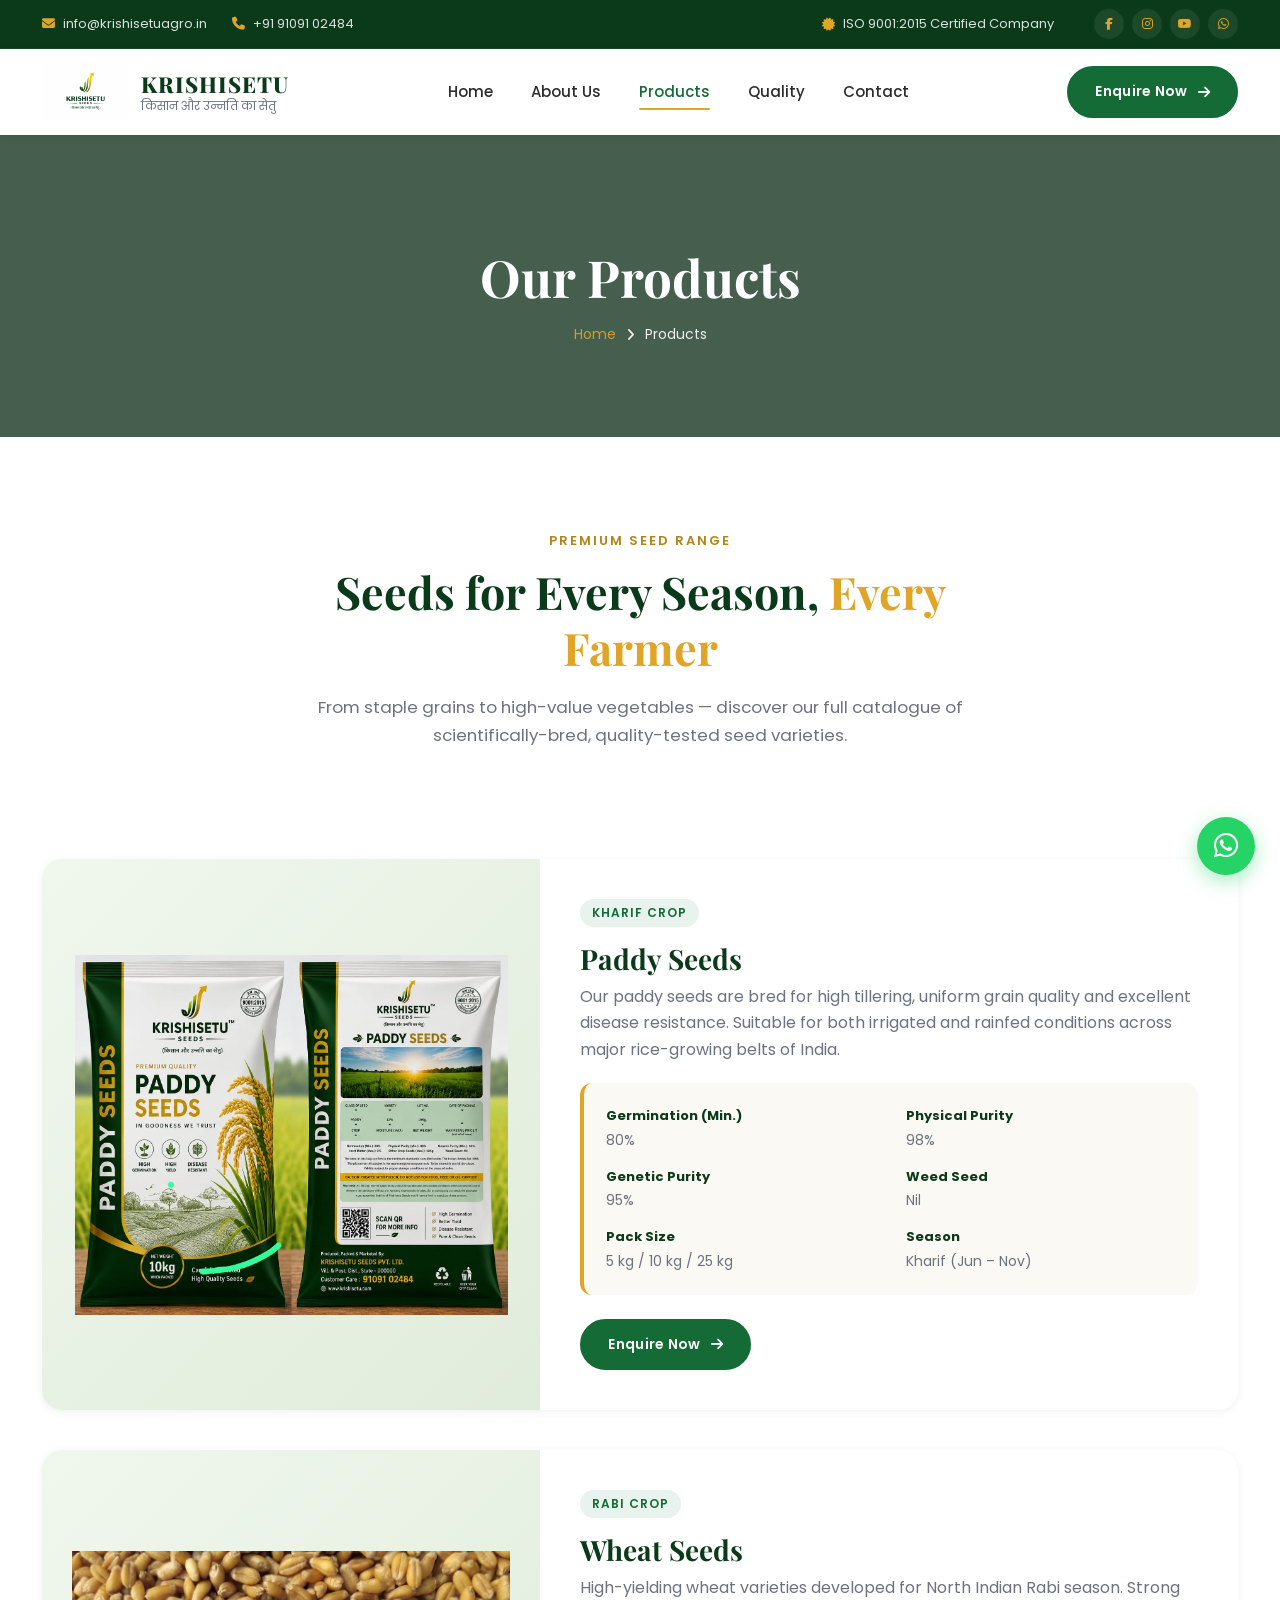
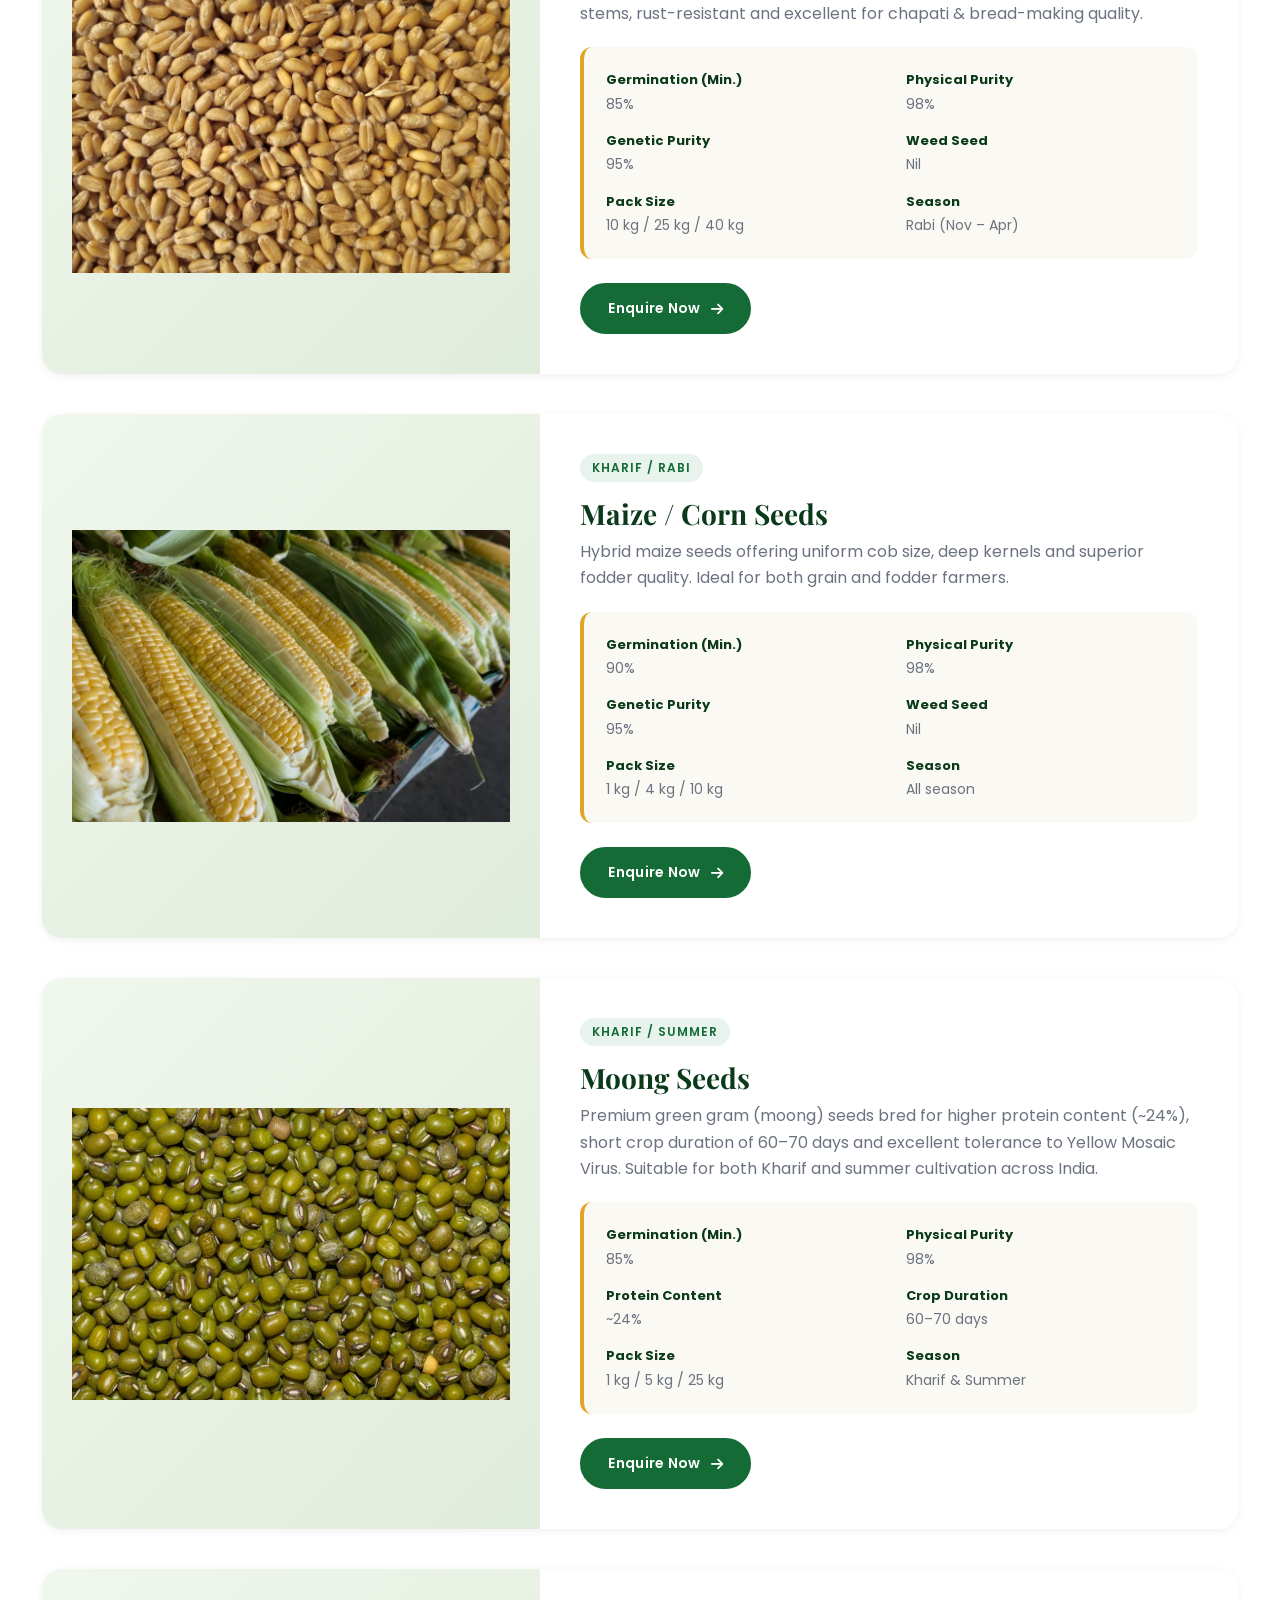
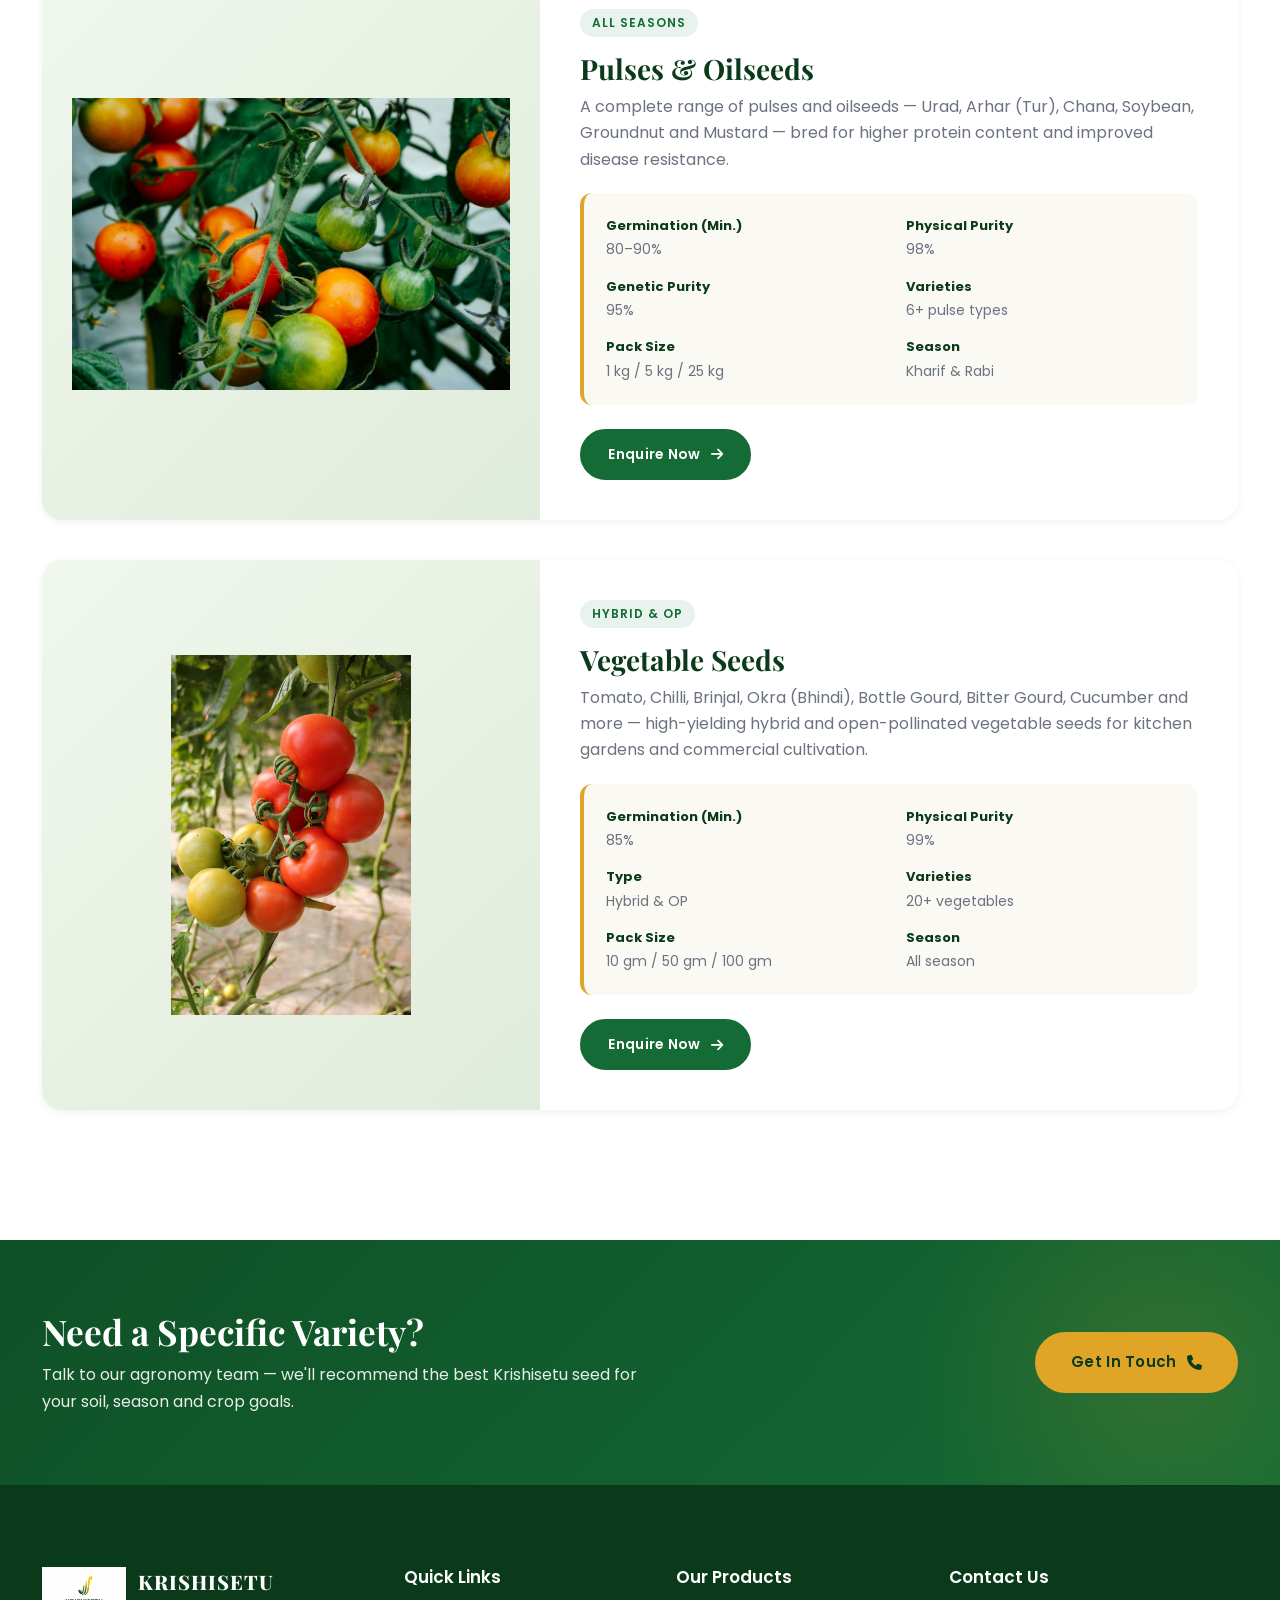
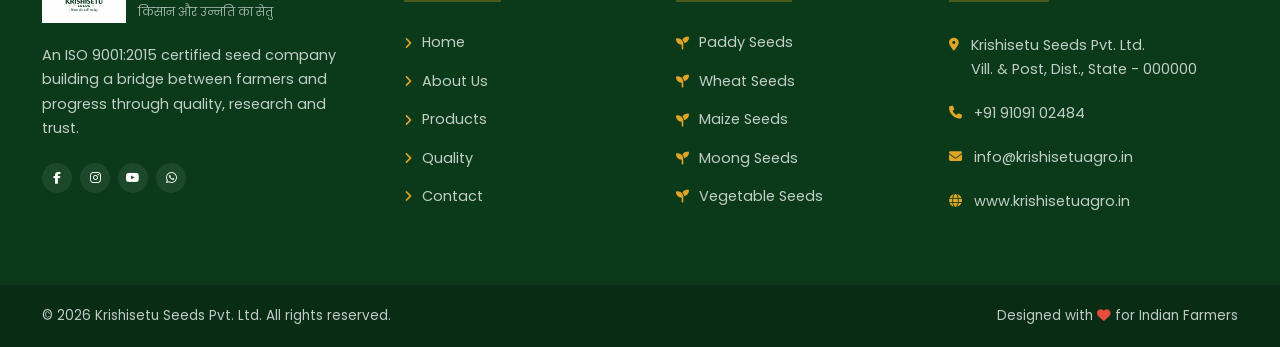
<file: products.html>
<!DOCTYPE html>
<html lang="en">
<head>
  <meta charset="UTF-8" />
  <meta name="viewport" content="width=device-width, initial-scale=1.0" />
  <title>Our Products — Krishisetu Seeds</title>
  <meta name="description" content="Explore Krishisetu Seeds' complete range of premium-quality paddy, wheat, maize, pulses and vegetable seeds for Indian farmers." />
  <link rel="icon" type="image/png" href="images/logo.png" />
  <link rel="preconnect" href="https://fonts.googleapis.com" />
  <link rel="preconnect" href="https://fonts.gstatic.com" crossorigin />
  <link href="https://fonts.googleapis.com/css2?family=Poppins:wght@300;400;500;600;700;800&family=Playfair+Display:wght@600;700;800&display=swap" rel="stylesheet" />
  <link rel="stylesheet" href="https://cdnjs.cloudflare.com/ajax/libs/font-awesome/6.5.1/css/all.min.css" />
  <link rel="stylesheet" href="css/style.css" />
  <style>
    /* Product page specifics */
    .product-detail {
      background: var(--white);
      border-radius: var(--radius-lg);
      box-shadow: var(--shadow-sm);
      overflow: hidden;
      display: grid;
      grid-template-columns: 1fr 1.4fr;
      gap: 0;
      margin-bottom: 40px;
      transition: var(--transition);
    }
    .product-detail:hover { box-shadow: var(--shadow-md); }
    .product-detail-img {
      background: linear-gradient(135deg, #f0f7ed, #e0ecdb);
      display: flex;
      align-items: center;
      justify-content: center;
      padding: 30px;
      min-height: 340px;
    }
    .product-detail-img img {
      max-height: 360px;
      width: auto;
      object-fit: contain;
    }
    .product-detail-body { padding: 40px; }
    .product-detail-body h3 {
      font-size: 28px;
      margin-bottom: 8px;
    }
    .product-tag {
      display: inline-block;
      background: var(--green-100);
      color: var(--green-700);
      font-size: 12px;
      font-weight: 600;
      padding: 4px 12px;
      border-radius: 50px;
      text-transform: uppercase;
      letter-spacing: 1px;
      margin-bottom: 14px;
    }
    .product-detail-body p { color: var(--muted); margin-bottom: 20px; }
    .product-specs {
      display: grid;
      grid-template-columns: 1fr 1fr;
      gap: 14px 30px;
      margin-bottom: 24px;
      padding: 22px;
      background: var(--cream);
      border-radius: var(--radius);
      border-left: 4px solid var(--gold);
    }
    .product-specs div { font-size: 14px; }
    .product-specs strong { display: block; color: var(--green-900); font-size: 13px; margin-bottom: 2px; }
    .product-specs span { color: var(--muted); }
    @media (max-width: 768px) {
      .product-detail { grid-template-columns: 1fr; }
      .product-specs { grid-template-columns: 1fr; }
    }
  </style>
</head>
<body>

  <!-- TOP BAR -->
  <div class="topbar">
    <div class="container topbar-inner">
      <div class="topbar-left">
        <span><i class="fa-solid fa-envelope"></i> info@krishisetuagro.in</span>
        <span><i class="fa-solid fa-phone"></i> +91 91091 02484</span>
      </div>
      <div class="topbar-right">
        <span><i class="fa-solid fa-certificate"></i> ISO 9001:2015 Certified Company</span>
        <div class="social-icons">
          <a href="#"><i class="fa-brands fa-facebook-f"></i></a>
          <a href="#"><i class="fa-brands fa-instagram"></i></a>
          <a href="#"><i class="fa-brands fa-youtube"></i></a>
          <a href="#"><i class="fa-brands fa-whatsapp"></i></a>
        </div>
      </div>
    </div>
  </div>

  <!-- HEADER -->
  <header class="header">
    <div class="container header-inner">
      <a href="index.html" class="logo">
        <img src="images/logo.png" alt="Krishisetu Seeds" />
        <div class="logo-text">
          <span class="brand">KRISHISETU</span>
          <span class="tagline-hi">किसान और उन्नति का सेतु</span>
        </div>
      </a>
      <nav class="nav" id="nav">
        <ul>
          <li><a href="index.html">Home</a></li>
          <li><a href="about.html">About Us</a></li>
          <li><a href="products.html" class="active">Products</a></li>
          <li><a href="index.html#quality">Quality</a></li>
          <li><a href="contact.html">Contact</a></li>
        </ul>
      </nav>
      <a href="contact.html" class="btn btn-primary nav-cta">Enquire Now <i class="fa-solid fa-arrow-right"></i></a>
      <button class="nav-toggle" id="navToggle"><i class="fa-solid fa-bars"></i></button>
    </div>
  </header>

  <!-- PAGE BANNER -->
  <section class="page-banner">
    <div class="container">
      <h1>Our Products</h1>
      <div class="breadcrumb"><a href="index.html">Home</a> <i class="fa-solid fa-angle-right"></i> Products</div>
    </div>
  </section>

  <!-- INTRO -->
  <section class="section" style="padding-bottom: 30px;">
    <div class="container">
      <div class="section-head center">
        <span class="section-eyebrow">Premium Seed Range</span>
        <h2 class="section-title">Seeds for Every Season, <span class="accent">Every Farmer</span></h2>
        <p>From staple grains to high-value vegetables — discover our full catalogue of scientifically-bred, quality-tested seed varieties.</p>
      </div>
    </div>
  </section>

  <!-- PRODUCT LIST -->
  <section class="section" style="padding-top: 20px;">
    <div class="container">

      <!-- PADDY -->
      <div class="product-detail">
        <div class="product-detail-img">
          <img src="images/paddy-bag.png" alt="Paddy Seeds" onerror="this.src='images/paddy-alt.jpg'" />
        </div>
        <div class="product-detail-body">
          <span class="product-tag">Kharif Crop</span>
          <h3>Paddy Seeds</h3>
          <p>Our paddy seeds are bred for high tillering, uniform grain quality and excellent disease resistance. Suitable for both irrigated and rainfed conditions across major rice-growing belts of India.</p>
          <div class="product-specs">
            <div><strong>Germination (Min.)</strong><span>80%</span></div>
            <div><strong>Physical Purity</strong><span>98%</span></div>
            <div><strong>Genetic Purity</strong><span>95%</span></div>
            <div><strong>Weed Seed</strong><span>Nil</span></div>
            <div><strong>Pack Size</strong><span>5 kg / 10 kg / 25 kg</span></div>
            <div><strong>Season</strong><span>Kharif (Jun – Nov)</span></div>
          </div>
          <a href="contact.html" class="btn btn-primary">Enquire Now <i class="fa-solid fa-arrow-right"></i></a>
        </div>
      </div>

      <!-- WHEAT -->
      <div class="product-detail">
        <div class="product-detail-img">
          <img src="images/wheat.jpg" alt="Wheat Seeds" />
        </div>
        <div class="product-detail-body">
          <span class="product-tag">Rabi Crop</span>
          <h3>Wheat Seeds</h3>
          <p>High-yielding wheat varieties developed for North Indian Rabi season. Strong stems, rust-resistant and excellent for chapati & bread-making quality.</p>
          <div class="product-specs">
            <div><strong>Germination (Min.)</strong><span>85%</span></div>
            <div><strong>Physical Purity</strong><span>98%</span></div>
            <div><strong>Genetic Purity</strong><span>95%</span></div>
            <div><strong>Weed Seed</strong><span>Nil</span></div>
            <div><strong>Pack Size</strong><span>10 kg / 25 kg / 40 kg</span></div>
            <div><strong>Season</strong><span>Rabi (Nov – Apr)</span></div>
          </div>
          <a href="contact.html" class="btn btn-primary">Enquire Now <i class="fa-solid fa-arrow-right"></i></a>
        </div>
      </div>

      <!-- MAIZE -->
      <div class="product-detail">
        <div class="product-detail-img">
          <img src="images/maize.jpg" alt="Maize Seeds" />
        </div>
        <div class="product-detail-body">
          <span class="product-tag">Kharif / Rabi</span>
          <h3>Maize / Corn Seeds</h3>
          <p>Hybrid maize seeds offering uniform cob size, deep kernels and superior fodder quality. Ideal for both grain and fodder farmers.</p>
          <div class="product-specs">
            <div><strong>Germination (Min.)</strong><span>90%</span></div>
            <div><strong>Physical Purity</strong><span>98%</span></div>
            <div><strong>Genetic Purity</strong><span>95%</span></div>
            <div><strong>Weed Seed</strong><span>Nil</span></div>
            <div><strong>Pack Size</strong><span>1 kg / 4 kg / 10 kg</span></div>
            <div><strong>Season</strong><span>All season</span></div>
          </div>
          <a href="contact.html" class="btn btn-primary">Enquire Now <i class="fa-solid fa-arrow-right"></i></a>
        </div>
      </div>

      <!-- MOONG -->
      <div class="product-detail">
        <div class="product-detail-img">
          <img src="images/moong.jpg" alt="Moong Seeds" />
        </div>
        <div class="product-detail-body">
          <span class="product-tag">Kharif / Summer</span>
          <h3>Moong Seeds</h3>
          <p>Premium green gram (moong) seeds bred for higher protein content (~24%), short crop duration of 60–70 days and excellent tolerance to Yellow Mosaic Virus. Suitable for both Kharif and summer cultivation across India.</p>
          <div class="product-specs">
            <div><strong>Germination (Min.)</strong><span>85%</span></div>
            <div><strong>Physical Purity</strong><span>98%</span></div>
            <div><strong>Protein Content</strong><span>~24%</span></div>
            <div><strong>Crop Duration</strong><span>60–70 days</span></div>
            <div><strong>Pack Size</strong><span>1 kg / 5 kg / 25 kg</span></div>
            <div><strong>Season</strong><span>Kharif &amp; Summer</span></div>
          </div>
          <a href="contact.html" class="btn btn-primary">Enquire Now <i class="fa-solid fa-arrow-right"></i></a>
        </div>
      </div>

      <!-- PULSES -->
      <div class="product-detail">
        <div class="product-detail-img">
          <img src="images/pulses.jpg" alt="Pulses Seeds" />
        </div>
        <div class="product-detail-body">
          <span class="product-tag">All Seasons</span>
          <h3>Pulses &amp; Oilseeds</h3>
          <p>A complete range of pulses and oilseeds — Urad, Arhar (Tur), Chana, Soybean, Groundnut and Mustard — bred for higher protein content and improved disease resistance.</p>
          <div class="product-specs">
            <div><strong>Germination (Min.)</strong><span>80–90%</span></div>
            <div><strong>Physical Purity</strong><span>98%</span></div>
            <div><strong>Genetic Purity</strong><span>95%</span></div>
            <div><strong>Varieties</strong><span>6+ pulse types</span></div>
            <div><strong>Pack Size</strong><span>1 kg / 5 kg / 25 kg</span></div>
            <div><strong>Season</strong><span>Kharif & Rabi</span></div>
          </div>
          <a href="contact.html" class="btn btn-primary">Enquire Now <i class="fa-solid fa-arrow-right"></i></a>
        </div>
      </div>

      <!-- VEGETABLE -->
      <div class="product-detail">
        <div class="product-detail-img">
          <img src="images/vegetables.jpg" alt="Vegetable Seeds" />
        </div>
        <div class="product-detail-body">
          <span class="product-tag">Hybrid &amp; OP</span>
          <h3>Vegetable Seeds</h3>
          <p>Tomato, Chilli, Brinjal, Okra (Bhindi), Bottle Gourd, Bitter Gourd, Cucumber and more — high-yielding hybrid and open-pollinated vegetable seeds for kitchen gardens and commercial cultivation.</p>
          <div class="product-specs">
            <div><strong>Germination (Min.)</strong><span>85%</span></div>
            <div><strong>Physical Purity</strong><span>99%</span></div>
            <div><strong>Type</strong><span>Hybrid &amp; OP</span></div>
            <div><strong>Varieties</strong><span>20+ vegetables</span></div>
            <div><strong>Pack Size</strong><span>10 gm / 50 gm / 100 gm</span></div>
            <div><strong>Season</strong><span>All season</span></div>
          </div>
          <a href="contact.html" class="btn btn-primary">Enquire Now <i class="fa-solid fa-arrow-right"></i></a>
        </div>
      </div>

    </div>
  </section>

  <!-- CTA -->
  <section class="cta-section">
    <div class="container cta-inner">
      <div>
        <h2>Need a Specific Variety?</h2>
        <p>Talk to our agronomy team — we'll recommend the best Krishisetu seed for your soil, season and crop goals.</p>
      </div>
      <a href="contact.html" class="btn btn-gold btn-lg">Get In Touch <i class="fa-solid fa-phone"></i></a>
    </div>
  </section>

  <!-- FOOTER -->
  <footer class="footer">
    <div class="container footer-grid">
      <div class="footer-col">
        <a href="index.html" class="footer-logo">
          <img src="images/logo.png" alt="Krishisetu Seeds" />
          <div>
            <span class="brand">KRISHISETU</span>
            <span class="tagline-hi">किसान और उन्नति का सेतु</span>
          </div>
        </a>
        <p class="footer-about">An ISO 9001:2015 certified seed company building a bridge between farmers and progress through quality, research and trust.</p>
        <div class="social-icons">
          <a href="#"><i class="fa-brands fa-facebook-f"></i></a>
          <a href="#"><i class="fa-brands fa-instagram"></i></a>
          <a href="#"><i class="fa-brands fa-youtube"></i></a>
          <a href="#"><i class="fa-brands fa-whatsapp"></i></a>
        </div>
      </div>
      <div class="footer-col">
        <h4>Quick Links</h4>
        <ul>
          <li><a href="index.html"><i class="fa-solid fa-angle-right"></i> Home</a></li>
          <li><a href="about.html"><i class="fa-solid fa-angle-right"></i> About Us</a></li>
          <li><a href="products.html"><i class="fa-solid fa-angle-right"></i> Products</a></li>
          <li><a href="index.html#quality"><i class="fa-solid fa-angle-right"></i> Quality</a></li>
          <li><a href="contact.html"><i class="fa-solid fa-angle-right"></i> Contact</a></li>
        </ul>
      </div>
      <div class="footer-col">
        <h4>Our Products</h4>
        <ul>
          <li><a href="products.html"><i class="fa-solid fa-seedling"></i> Paddy Seeds</a></li>
          <li><a href="products.html"><i class="fa-solid fa-seedling"></i> Wheat Seeds</a></li>
          <li><a href="products.html"><i class="fa-solid fa-seedling"></i> Maize Seeds</a></li>
          <li><a href="products.html"><i class="fa-solid fa-seedling"></i> Moong Seeds</a></li>
          <li><a href="products.html"><i class="fa-solid fa-seedling"></i> Vegetable Seeds</a></li>
        </ul>
      </div>
      <div class="footer-col">
        <h4>Contact Us</h4>
        <ul class="contact-list">
          <li><i class="fa-solid fa-location-dot"></i><span>Krishisetu Seeds Pvt. Ltd.<br/>Vill. & Post, Dist., State - 000000</span></li>
          <li><i class="fa-solid fa-phone"></i><a href="tel:+919109102484">+91 91091 02484</a></li>
          <li><i class="fa-solid fa-envelope"></i><a href="mailto:info@krishisetuagro.in">info@krishisetuagro.in</a></li>
          <li><i class="fa-solid fa-globe"></i><a href="https://www.krishisetuagro.in" target="_blank">www.krishisetuagro.in</a></li>
        </ul>
      </div>
    </div>
    <div class="footer-bottom">
      <div class="container footer-bottom-inner">
        <p>© <span id="year"></span> Krishisetu Seeds Pvt. Ltd. All rights reserved.</p>
        <p>Designed with <i class="fa-solid fa-heart" style="color:#e74c3c"></i> for Indian Farmers</p>
      </div>
    </div>
  </footer>

  <a href="https://wa.me/919109102484" class="whatsapp-float" target="_blank" aria-label="Chat on WhatsApp">
    <i class="fa-brands fa-whatsapp"></i>
  </a>

  <script src="js/script.js"></script>
</body>
</html>
</file>
<file: css/style.css>
/* ==========================================================
   KRISHISETU SEEDS  —  Global Stylesheet
   ========================================================== */

:root {
  --green-900: #0a3a1a;
  --green-800: #0f5026;
  --green-700: #146b35;
  --green-600: #1c8347;
  --green-100: #e7f3ec;
  --gold:      #e0a526;
  --gold-dark: #b58416;
  --cream:     #fbf9f3;
  --text:      #2c2c2c;
  --muted:     #6b7280;
  --light:     #f5f7f4;
  --white:     #ffffff;
  --shadow-sm: 0 2px 8px rgba(0,0,0,0.06);
  --shadow-md: 0 8px 24px rgba(0,0,0,0.08);
  --shadow-lg: 0 16px 40px rgba(0,0,0,0.12);
  --radius:    12px;
  --radius-lg: 20px;
  --transition: all 0.3s ease;
}

* { margin: 0; padding: 0; box-sizing: border-box; }

html { scroll-behavior: smooth; }

body {
  font-family: 'Poppins', sans-serif;
  font-size: 16px;
  line-height: 1.65;
  color: var(--text);
  background: var(--white);
  overflow-x: hidden;
}

img { max-width: 100%; display: block; height: auto; }
a   { text-decoration: none; color: inherit; transition: var(--transition); }
ul  { list-style: none; }

h1, h2, h3, h4, h5 {
  font-family: 'Playfair Display', serif;
  font-weight: 700;
  color: var(--green-900);
  line-height: 1.25;
}

.container {
  max-width: 1240px;
  margin: 0 auto;
  padding: 0 22px;
}

.section { padding: 90px 0; }
.section-alt { background: var(--light); }
.center { text-align: center; }
.mt-50 { margin-top: 50px; }

.accent { color: var(--gold); }

/* ========== BUTTONS ========== */
.btn {
  display: inline-flex;
  align-items: center;
  gap: 10px;
  padding: 12px 26px;
  font-family: 'Poppins', sans-serif;
  font-weight: 600;
  font-size: 14px;
  letter-spacing: 0.3px;
  border-radius: 50px;
  cursor: pointer;
  border: 2px solid transparent;
  transition: var(--transition);
  white-space: nowrap;
}
.btn-lg { padding: 16px 34px; font-size: 15px; }

.btn-primary {
  background: var(--green-700);
  color: var(--white);
  border-color: var(--green-700);
}
.btn-primary:hover {
  background: var(--green-900);
  border-color: var(--green-900);
  transform: translateY(-2px);
  box-shadow: var(--shadow-md);
}

.btn-outline {
  background: transparent;
  color: var(--white);
  border-color: var(--white);
}
.btn-outline:hover {
  background: var(--white);
  color: var(--green-800);
}

.btn-gold {
  background: var(--gold);
  color: var(--green-900);
  border-color: var(--gold);
}
.btn-gold:hover {
  background: var(--gold-dark);
  border-color: var(--gold-dark);
  color: var(--white);
  transform: translateY(-2px);
}

/* ========== TOP BAR ========== */
.topbar {
  background: var(--green-900);
  color: rgba(255,255,255,0.85);
  font-size: 13px;
  padding: 9px 0;
  border-bottom: 1px solid rgba(255,255,255,0.05);
}
.topbar-inner {
  display: flex;
  justify-content: space-between;
  align-items: center;
  gap: 20px;
  flex-wrap: wrap;
}
.topbar-left span,
.topbar-right span {
  margin-right: 22px;
  display: inline-flex;
  align-items: center;
  gap: 8px;
}
.topbar-right { display: flex; align-items: center; gap: 18px; }
.topbar i { color: var(--gold); }

.social-icons { display: inline-flex; gap: 8px; }
.social-icons a {
  display: inline-flex;
  align-items: center;
  justify-content: center;
  width: 30px;
  height: 30px;
  background: rgba(255,255,255,0.08);
  border-radius: 50%;
  color: var(--white);
  font-size: 12px;
}
.social-icons a:hover {
  background: var(--gold);
  color: var(--green-900);
  transform: translateY(-2px);
}

/* ========== HEADER ========== */
.header {
  background: var(--white);
  box-shadow: var(--shadow-sm);
  position: sticky;
  top: 0;
  z-index: 999;
}
.header-inner {
  display: flex;
  align-items: center;
  justify-content: space-between;
  gap: 30px;
  padding: 14px 22px;
}
.logo { display: flex; align-items: center; gap: 12px; }
.logo img { height: 58px; width: auto; }
.logo-text { display: flex; flex-direction: column; line-height: 1.1; }
.logo-text .brand {
  font-family: 'Playfair Display', serif;
  font-weight: 800;
  font-size: 22px;
  color: var(--green-900);
  letter-spacing: 1px;
}
.logo-text .tagline-hi {
  font-size: 12px;
  color: var(--muted);
  margin-top: 2px;
}

.nav ul {
  display: flex;
  align-items: center;
  gap: 6px;
}
.nav a {
  font-weight: 500;
  font-size: 15px;
  color: var(--text);
  padding: 10px 16px;
  border-radius: 6px;
  position: relative;
}
.nav a:hover,
.nav a.active {
  color: var(--green-700);
}
.nav a.active::after {
  content: '';
  position: absolute;
  bottom: 2px;
  left: 16px;
  right: 16px;
  height: 2px;
  background: var(--gold);
  border-radius: 2px;
}

.nav-toggle {
  display: none;
  background: var(--green-700);
  color: var(--white);
  border: none;
  width: 42px;
  height: 42px;
  border-radius: 8px;
  font-size: 18px;
  cursor: pointer;
}

/* ========== HERO ========== */
.hero {
  position: relative;
  min-height: 88vh;
  display: flex;
  align-items: center;
  overflow: hidden;
}
.hero-slide {
  position: absolute;
  inset: 0;
  background-size: cover;
  background-position: center;
  display: flex;
  align-items: center;
  width: 100%;
}
.hero-content {
  color: var(--white);
  max-width: 760px;
  padding: 60px 22px;
  animation: fadeUp 0.9s ease;
}
.hero-eyebrow {
  display: inline-flex;
  align-items: center;
  gap: 8px;
  background: rgba(224, 165, 38, 0.18);
  color: var(--gold);
  padding: 8px 18px;
  border-radius: 50px;
  font-size: 13px;
  font-weight: 600;
  letter-spacing: 1px;
  text-transform: uppercase;
  border: 1px solid rgba(224, 165, 38, 0.4);
  margin-bottom: 22px;
}
.hero h1 {
  color: var(--white);
  font-size: clamp(2.4rem, 5.5vw, 4.5rem);
  font-weight: 800;
  margin-bottom: 22px;
  letter-spacing: -0.5px;
}
.hero p {
  font-size: 1.1rem;
  max-width: 620px;
  opacity: 0.92;
  margin-bottom: 36px;
}
.hero-actions { display: flex; gap: 14px; flex-wrap: wrap; }

@keyframes fadeUp {
  from { opacity: 0; transform: translateY(30px); }
  to   { opacity: 1; transform: translateY(0); }
}

.scroll-cue {
  position: absolute;
  bottom: 30px;
  left: 50%;
  transform: translateX(-50%);
  width: 26px;
  height: 42px;
  border: 2px solid rgba(255,255,255,0.6);
  border-radius: 14px;
  display: flex;
  justify-content: center;
  padding-top: 6px;
}
.scroll-cue span {
  width: 4px;
  height: 8px;
  background: var(--white);
  border-radius: 2px;
  animation: scrollDot 1.6s infinite;
}
@keyframes scrollDot {
  0%   { transform: translateY(0);     opacity: 1; }
  100% { transform: translateY(18px);  opacity: 0; }
}

/* ========== FEATURE STRIP ========== */
.feature-strip {
  background: var(--white);
  margin-top: -60px;
  position: relative;
  z-index: 5;
  padding: 0 22px;
}
.feature-grid {
  display: grid;
  grid-template-columns: repeat(4, 1fr);
  gap: 0;
  background: var(--white);
  border-radius: var(--radius-lg);
  box-shadow: var(--shadow-lg);
  overflow: hidden;
}
.feature-item {
  display: flex;
  align-items: center;
  gap: 16px;
  padding: 28px 26px;
  border-right: 1px solid #eee;
  transition: var(--transition);
}
.feature-item:last-child { border-right: none; }
.feature-item:hover { background: var(--green-100); }
.feature-icon {
  width: 56px;
  height: 56px;
  display: flex;
  align-items: center;
  justify-content: center;
  background: linear-gradient(135deg, var(--green-700), var(--green-600));
  color: var(--white);
  border-radius: 14px;
  font-size: 22px;
  flex-shrink: 0;
}
.feature-item h4 {
  font-family: 'Poppins', sans-serif;
  font-size: 16px;
  margin-bottom: 2px;
}
.feature-item p {
  font-size: 13px;
  color: var(--muted);
  margin: 0;
}

/* ========== SECTION HEAD ========== */
.section-eyebrow {
  display: inline-block;
  font-size: 13px;
  font-weight: 600;
  color: var(--gold-dark);
  text-transform: uppercase;
  letter-spacing: 2px;
  margin-bottom: 12px;
  position: relative;
}
.section-title {
  font-size: clamp(1.9rem, 3.5vw, 2.8rem);
  margin-bottom: 18px;
}
.section-head { max-width: 720px; margin: 0 auto 60px; }
.section-head.center { text-align: center; }
.section-head p { color: var(--muted); font-size: 1.05rem; }

/* ========== ABOUT ========== */
.about-grid {
  display: grid;
  grid-template-columns: 1fr 1.1fr;
  gap: 70px;
  align-items: center;
}
.about-img {
  position: relative;
  border-radius: var(--radius-lg);
  overflow: visible;
}
.about-img img {
  border-radius: var(--radius-lg);
  box-shadow: var(--shadow-lg);
  width: 100%;
}
.about-img-badge {
  position: absolute;
  bottom: -25px;
  right: -25px;
  background: var(--gold);
  color: var(--green-900);
  width: 140px;
  height: 140px;
  border-radius: 50%;
  display: flex;
  flex-direction: column;
  align-items: center;
  justify-content: center;
  text-align: center;
  box-shadow: var(--shadow-md);
  border: 6px solid var(--white);
}
.badge-num {
  font-family: 'Playfair Display', serif;
  font-size: 38px;
  font-weight: 800;
  line-height: 1;
}
.badge-text { font-size: 13px; font-weight: 600; margin-top: 4px; }

.about-content .lead {
  font-size: 1.05rem;
  color: var(--muted);
  margin-bottom: 24px;
}
.check-list { margin-bottom: 30px; }
.check-list li {
  display: flex;
  align-items: center;
  gap: 12px;
  padding: 8px 0;
  font-weight: 500;
}
.check-list i { color: var(--green-700); font-size: 18px; }

/* ========== PRODUCTS ========== */
.products-grid {
  display: grid;
  grid-template-columns: repeat(3, 1fr);
  gap: 30px;
}
.product-card {
  background: var(--white);
  border-radius: var(--radius);
  overflow: hidden;
  box-shadow: var(--shadow-sm);
  transition: var(--transition);
  border: 1px solid #eee;
}
.product-card:hover {
  transform: translateY(-8px);
  box-shadow: var(--shadow-lg);
  border-color: var(--green-100);
}
.product-img {
  height: 260px;
  overflow: hidden;
  background: linear-gradient(135deg, #f0f7ed, #e0ecdb);
  display: flex;
  align-items: center;
  justify-content: center;
}
.product-img img {
  width: 100%;
  height: 100%;
  object-fit: cover;
  transition: transform 0.5s ease;
}
.product-card:hover .product-img img { transform: scale(1.08); }
.product-body { padding: 26px; }
.product-body h3 {
  font-size: 22px;
  margin-bottom: 10px;
}
.product-body p {
  color: var(--muted);
  font-size: 15px;
  margin-bottom: 18px;
}
.product-link {
  display: inline-flex;
  align-items: center;
  gap: 6px;
  color: var(--green-700);
  font-weight: 600;
  font-size: 14px;
}
.product-link:hover { color: var(--gold-dark); gap: 10px; }

/* ========== WHY US ========== */
.why-grid {
  display: grid;
  grid-template-columns: 1.1fr 1fr;
  gap: 70px;
  align-items: center;
}
.why-img img {
  border-radius: var(--radius-lg);
  box-shadow: var(--shadow-lg);
}
.why-list { margin-top: 30px; display: flex; flex-direction: column; gap: 22px; }
.why-item {
  display: flex;
  gap: 18px;
  align-items: flex-start;
}
.why-num {
  font-family: 'Playfair Display', serif;
  font-size: 28px;
  font-weight: 800;
  color: var(--gold);
  flex-shrink: 0;
  width: 50px;
  line-height: 1;
}
.why-item h4 {
  font-family: 'Poppins', sans-serif;
  font-size: 17px;
  margin-bottom: 4px;
}
.why-item p { color: var(--muted); font-size: 14.5px; margin: 0; }

/* ========== STATS ========== */
.stats-section {
  padding: 80px 0;
  background-size: cover;
  background-position: center;
  background-attachment: fixed;
  color: var(--white);
}
.stats-grid {
  display: grid;
  grid-template-columns: repeat(4, 1fr);
  gap: 30px;
  text-align: center;
}
.stat-num {
  font-family: 'Playfair Display', serif;
  font-size: 56px;
  font-weight: 800;
  color: var(--gold);
  margin-bottom: 8px;
}
.stat-label {
  font-size: 15px;
  font-weight: 500;
  letter-spacing: 1px;
  text-transform: uppercase;
  opacity: 0.9;
}

/* ========== TESTIMONIALS ========== */
.testimonial-grid {
  display: grid;
  grid-template-columns: repeat(3, 1fr);
  gap: 30px;
}
.testimonial-card {
  background: var(--white);
  padding: 36px 30px;
  border-radius: var(--radius);
  box-shadow: var(--shadow-sm);
  position: relative;
  border-top: 4px solid var(--gold);
}
.testimonial-card .quote {
  position: absolute;
  top: 22px;
  right: 26px;
  color: var(--green-100);
  font-size: 40px;
}
.testimonial-card p {
  font-style: italic;
  color: var(--text);
  margin-bottom: 22px;
  font-size: 15px;
}
.testi-author {
  display: flex;
  align-items: center;
  gap: 14px;
}
.testi-avatar {
  width: 50px;
  height: 50px;
  border-radius: 50%;
  background: linear-gradient(135deg, var(--green-700), var(--green-600));
  color: var(--white);
  display: flex;
  align-items: center;
  justify-content: center;
  font-weight: 700;
  font-family: 'Playfair Display', serif;
}
.testi-author h5 {
  font-family: 'Poppins', sans-serif;
  font-size: 15px;
  margin-bottom: 2px;
}
.testi-author span { font-size: 13px; color: var(--muted); }

/* ========== CTA ========== */
.cta-section {
  background: linear-gradient(135deg, var(--green-800), var(--green-700));
  color: var(--white);
  padding: 70px 0;
  position: relative;
  overflow: hidden;
}
.cta-section::before {
  content: '';
  position: absolute;
  top: -50%;
  right: -10%;
  width: 500px;
  height: 500px;
  background: radial-gradient(circle, rgba(224,165,38,0.15) 0%, transparent 70%);
  border-radius: 50%;
}
.cta-inner {
  display: flex;
  align-items: center;
  justify-content: space-between;
  gap: 40px;
  flex-wrap: wrap;
  position: relative;
}
.cta-section h2 {
  color: var(--white);
  font-size: clamp(1.6rem, 3vw, 2.2rem);
  margin-bottom: 8px;
}
.cta-section p { opacity: 0.9; max-width: 600px; }

/* ========== FOOTER ========== */
.footer { background: var(--green-900); color: rgba(255,255,255,0.75); padding-top: 80px; }
.footer-grid {
  display: grid;
  grid-template-columns: 1.4fr 1fr 1fr 1.3fr;
  gap: 50px;
  padding-bottom: 60px;
}
.footer-col h4 {
  color: var(--white);
  font-family: 'Poppins', sans-serif;
  font-size: 17px;
  font-weight: 600;
  margin-bottom: 22px;
  padding-bottom: 12px;
  border-bottom: 2px solid rgba(224, 165, 38, 0.3);
  display: inline-block;
}
.footer-col ul li {
  padding: 7px 0;
  font-size: 14.5px;
}
.footer-col ul li a {
  display: inline-flex;
  align-items: center;
  gap: 10px;
  color: rgba(255,255,255,0.75);
}
.footer-col ul li a:hover { color: var(--gold); padding-left: 4px; }
.footer-col ul li i { color: var(--gold); font-size: 13px; }

.footer-logo {
  display: flex;
  align-items: center;
  gap: 12px;
  margin-bottom: 18px;
}
.footer-logo img { height: 56px; }
.footer-logo .brand {
  font-family: 'Playfair Display', serif;
  font-weight: 800;
  font-size: 20px;
  color: var(--white);
  display: block;
  letter-spacing: 1px;
}
.footer-logo .tagline-hi { font-size: 12px; color: rgba(255,255,255,0.6); }
.footer-about { font-size: 14.5px; margin-bottom: 22px; line-height: 1.7; }

.contact-list li {
  display: flex !important;
  align-items: flex-start;
  gap: 12px;
  padding: 10px 0 !important;
}
.contact-list i {
  color: var(--gold);
  margin-top: 4px;
  flex-shrink: 0;
}
.contact-list a { color: rgba(255,255,255,0.75); }
.contact-list a:hover { color: var(--gold); }

.footer-bottom {
  background: rgba(0,0,0,0.25);
  padding: 20px 0;
  border-top: 1px solid rgba(255,255,255,0.05);
}
.footer-bottom-inner {
  display: flex;
  justify-content: space-between;
  align-items: center;
  flex-wrap: wrap;
  gap: 10px;
  font-size: 13.5px;
}

/* ========== WHATSAPP FLOAT ========== */
.whatsapp-float {
  position: fixed;
  bottom: 25px;
  right: 25px;
  width: 58px;
  height: 58px;
  background: #25d366;
  color: var(--white);
  border-radius: 50%;
  display: flex;
  align-items: center;
  justify-content: center;
  font-size: 28px;
  box-shadow: 0 6px 20px rgba(37, 211, 102, 0.4);
  z-index: 998;
  animation: pulse 2s infinite;
}
.whatsapp-float:hover { transform: scale(1.1); color: var(--white); }
@keyframes pulse {
  0%   { box-shadow: 0 0 0 0 rgba(37, 211, 102, 0.6); }
  70%  { box-shadow: 0 0 0 18px rgba(37, 211, 102, 0); }
  100% { box-shadow: 0 0 0 0 rgba(37, 211, 102, 0); }
}

/* ============================================================
   INNER PAGE STYLES (about / products / contact)
   ============================================================ */
.page-banner {
  padding: 110px 0 90px;
  background-image: linear-gradient(rgba(7, 41, 18, 0.75), rgba(7, 41, 18, 0.75)), url('https://images.unsplash.com/photo-1464226184884-fa280b87c399?w=1920&q=80');
  background-size: cover;
  background-position: center;
  color: var(--white);
  text-align: center;
}
.page-banner h1 {
  color: var(--white);
  font-size: clamp(2rem, 4vw, 3.2rem);
  margin-bottom: 12px;
}
.breadcrumb {
  display: inline-flex;
  align-items: center;
  gap: 10px;
  font-size: 14px;
  opacity: 0.9;
}
.breadcrumb a { color: var(--gold); }

/* About page */
.about-page .vision-mission {
  display: grid;
  grid-template-columns: repeat(3, 1fr);
  gap: 28px;
  margin-top: 60px;
}
.vm-card {
  padding: 36px 28px;
  background: var(--white);
  border-radius: var(--radius);
  box-shadow: var(--shadow-sm);
  text-align: center;
  border-top: 4px solid var(--green-700);
  transition: var(--transition);
}
.vm-card:hover { transform: translateY(-6px); box-shadow: var(--shadow-md); border-top-color: var(--gold); }
.vm-icon {
  width: 72px;
  height: 72px;
  border-radius: 50%;
  background: var(--green-100);
  color: var(--green-700);
  display: flex;
  align-items: center;
  justify-content: center;
  font-size: 28px;
  margin: 0 auto 18px;
  transition: var(--transition);
}
.vm-card:hover .vm-icon { background: var(--gold); color: var(--white); }
.vm-card h3 { font-size: 22px; margin-bottom: 12px; }
.vm-card p { color: var(--muted); font-size: 14.5px; }

/* Contact page */
.contact-grid {
  display: grid;
  grid-template-columns: 1fr 1.4fr;
  gap: 40px;
}
.contact-info {
  background: linear-gradient(135deg, var(--green-800), var(--green-700));
  color: var(--white);
  padding: 44px 36px;
  border-radius: var(--radius-lg);
  position: relative;
  overflow: hidden;
}
.contact-info::before {
  content: '';
  position: absolute;
  top: -80px;
  right: -80px;
  width: 220px;
  height: 220px;
  background: rgba(224, 165, 38, 0.15);
  border-radius: 50%;
}
.contact-info h3 {
  color: var(--white);
  font-size: 24px;
  margin-bottom: 12px;
  position: relative;
}
.contact-info > p { opacity: 0.9; margin-bottom: 30px; position: relative; }
.contact-info-list { position: relative; }
.contact-info-list li {
  display: flex;
  gap: 16px;
  align-items: flex-start;
  padding: 14px 0;
  border-bottom: 1px solid rgba(255,255,255,0.1);
}
.contact-info-list li:last-child { border-bottom: none; }
.ci-icon {
  width: 44px;
  height: 44px;
  background: rgba(255,255,255,0.12);
  color: var(--gold);
  border-radius: 50%;
  display: flex;
  align-items: center;
  justify-content: center;
  flex-shrink: 0;
  font-size: 16px;
}
.ci-label {
  font-size: 12px;
  text-transform: uppercase;
  letter-spacing: 1px;
  opacity: 0.7;
  display: block;
  margin-bottom: 2px;
}
.ci-value { font-weight: 500; }

.contact-form {
  background: var(--white);
  padding: 44px 40px;
  border-radius: var(--radius-lg);
  box-shadow: var(--shadow-md);
}
.contact-form h3 {
  font-size: 26px;
  margin-bottom: 8px;
}
.contact-form > p { color: var(--muted); margin-bottom: 26px; }

.form-row { display: grid; grid-template-columns: 1fr 1fr; gap: 18px; }
.form-group { margin-bottom: 18px; }
.form-group label {
  display: block;
  font-size: 13.5px;
  font-weight: 500;
  margin-bottom: 6px;
  color: var(--text);
}
.form-control {
  width: 100%;
  padding: 13px 16px;
  border: 1.5px solid #e2e6df;
  border-radius: 8px;
  font-family: 'Poppins', sans-serif;
  font-size: 14.5px;
  transition: var(--transition);
  background: #fafbf8;
}
.form-control:focus {
  outline: none;
  border-color: var(--green-700);
  background: var(--white);
  box-shadow: 0 0 0 3px rgba(28, 131, 71, 0.1);
}
textarea.form-control { resize: vertical; min-height: 130px; }

.map-section { padding: 0 0 90px; }
.map-section iframe {
  width: 100%;
  height: 420px;
  border-radius: var(--radius-lg);
  box-shadow: var(--shadow-md);
  border: none;
}

/* ============================================================
   RESPONSIVE
   ============================================================ */
@media (max-width: 1024px) {
  .feature-grid { grid-template-columns: repeat(2, 1fr); }
  .feature-item:nth-child(2) { border-right: none; }
  .products-grid { grid-template-columns: repeat(2, 1fr); }
  .testimonial-grid { grid-template-columns: 1fr 1fr; }
  .footer-grid { grid-template-columns: 1fr 1fr; }
  .about-grid, .why-grid { grid-template-columns: 1fr; gap: 50px; }
  .contact-grid { grid-template-columns: 1fr; }
  .about-page .vision-mission { grid-template-columns: 1fr; }
  .stats-grid { grid-template-columns: repeat(2, 1fr); }
}

@media (max-width: 768px) {
  .section { padding: 60px 0; }
  .topbar-left span:last-child,
  .topbar-right span { display: none; }

  .nav {
    position: absolute;
    top: 100%;
    left: 0;
    right: 0;
    background: var(--white);
    box-shadow: var(--shadow-md);
    max-height: 0;
    overflow: hidden;
    transition: max-height 0.35s ease;
  }
  .nav.open { max-height: 500px; }
  .nav ul { flex-direction: column; gap: 0; padding: 10px 0; }
  .nav a { display: block; padding: 14px 22px; border-radius: 0; }

  .nav-cta { display: none; }
  .nav-toggle { display: inline-flex; align-items: center; justify-content: center; }

  .header-inner { padding: 12px 18px; }
  .logo-text .brand { font-size: 18px; }
  .logo img { height: 48px; }
  .logo-text .tagline-hi { font-size: 11px; }

  .hero { min-height: 78vh; }
  .hero-actions { flex-direction: column; align-items: flex-start; }
  .btn { width: auto; }

  .feature-strip { margin-top: -30px; }
  .feature-grid { grid-template-columns: 1fr; }
  .feature-item { border-right: none; border-bottom: 1px solid #eee; }
  .feature-item:last-child { border-bottom: none; }

  .products-grid { grid-template-columns: 1fr; }
  .testimonial-grid { grid-template-columns: 1fr; }
  .footer-grid { grid-template-columns: 1fr; gap: 36px; padding-bottom: 40px; }
  .stat-num { font-size: 42px; }
  .form-row { grid-template-columns: 1fr; }

  .cta-inner { text-align: center; flex-direction: column; }
  .footer-bottom-inner { justify-content: center; text-align: center; }

  .about-img-badge {
    width: 110px;
    height: 110px;
    bottom: -18px;
    right: -10px;
  }
  .badge-num { font-size: 30px; }
}
</file>
